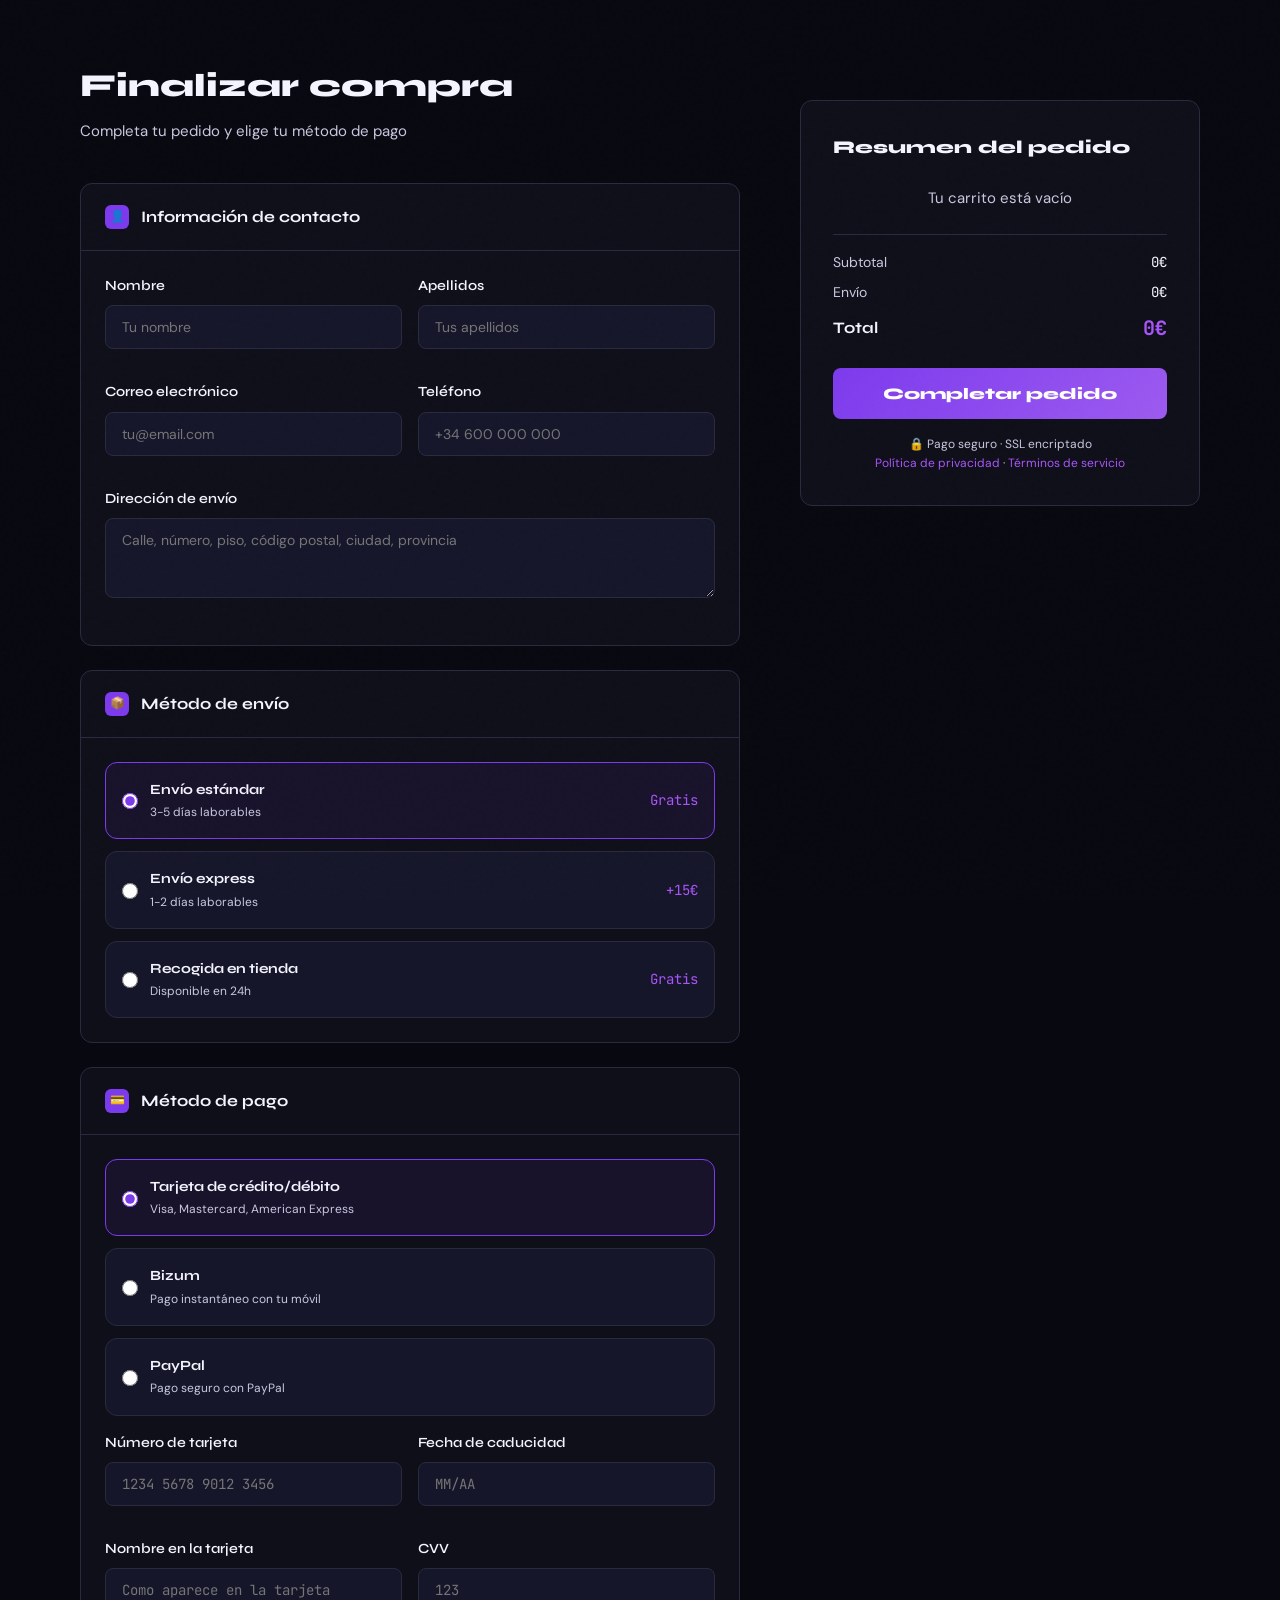
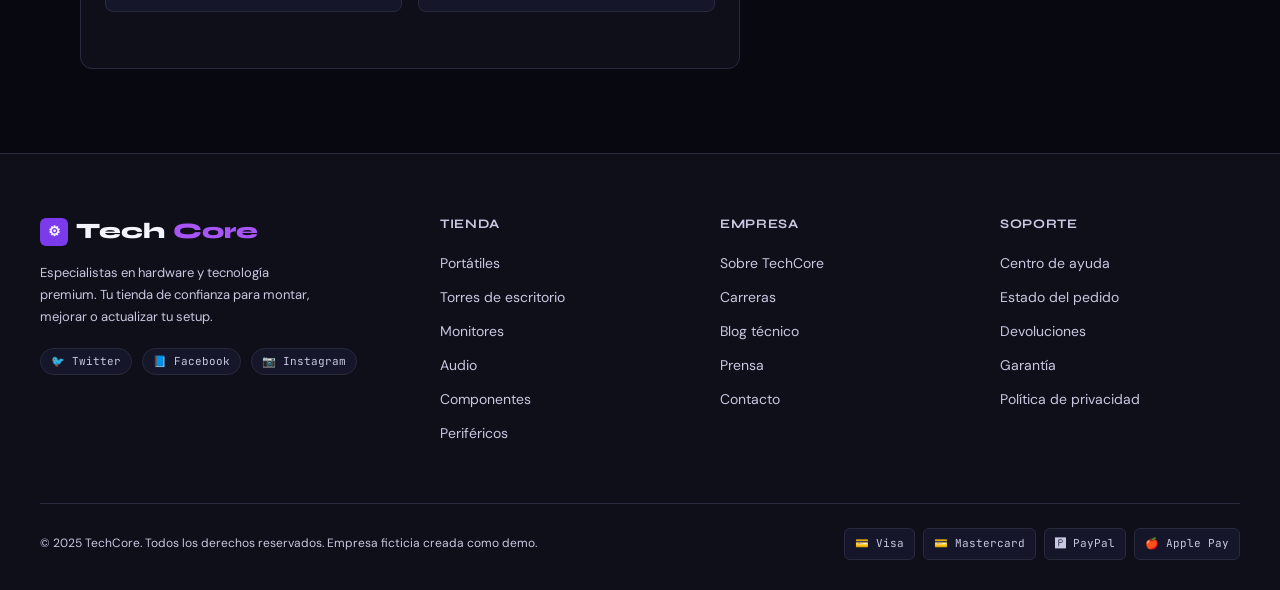
<file: checkout.html>
<!DOCTYPE html>
<html lang="es">
<head>
<meta charset="UTF-8">
<meta name="viewport" content="width=device-width, initial-scale=1.0">
<title>Checkout — TechCore</title>
<link rel="preconnect" href="https://fonts.googleapis.com">
<link href="https://fonts.googleapis.com/css2?family=Syne:wght@400;600;700;800&family=DM+Sans:wght@300;400;500&family=JetBrains+Mono:wght@400;600&display=swap" rel="stylesheet">
<link rel="stylesheet" href="header.css">
<style>
  :root {
    --black: #080810;
    --black2: #0f0f1a;
    --black3: #16162b;
    --purple: #7c3aed;
    --purple-light: #9d5af0;
    --purple-glow: #a855f7;
    --purple-dim: #4c1d95;
    --white: #f4f4ff;
    --white-dim: #c8c8e0;
    --gray: #2a2a3f;
    --gray2: #1e1e32;
    --accent: #e040fb;
    --green: #10b981;
    --red: #ef4444;
    --font-display: 'Syne', sans-serif;
    --font-body: 'DM Sans', sans-serif;
    --font-mono: 'JetBrains Mono', monospace;
    --radius: 12px;
    --radius-sm: 8px;
    --shadow: 0 0 40px rgba(124,58,237,0.15);
    --shadow-sm: 0 4px 20px rgba(0,0,0,0.4);
  }

  *, *::before, *::after { box-sizing: border-box; margin: 0; padding: 0; }

  html { scroll-behavior: smooth; }

  body {
    background: var(--black);
    color: var(--white);
    font-family: var(--font-body);
    font-size: 15px;
    line-height: 1.6;
    overflow-x: hidden;
    min-height: 100vh;
  }

  /* SCROLLBAR */
  ::-webkit-scrollbar { width: 6px; }
  ::-webkit-scrollbar-track { background: var(--black2); }
  ::-webkit-scrollbar-thumb { background: var(--purple); border-radius: 3px; }

  /* ─── NOISE OVERLAY ─── */
  body::before {
    content: '';
    position: fixed;
    inset: 0;
    background-image: url("data:image/svg+xml,%3Csvg viewBox='0 0 256 256' xmlns='http://www.w3.org/2000/svg'%3E%3Cfilter id='noise'%3E%3CfeTurbulence type='fractalNoise' baseFrequency='0.9' numOctaves='4' stitchTiles='stitch'/%3E%3C/filter%3E%3Crect width='100%25' height='100%25' filter='url(%23noise)' opacity='0.04'/%3E%3C/svg%3E");
    pointer-events: none;
    z-index: 9999;
    opacity: 0.4;
  }

  /* ─── PROMO BAR ─── */
  .promo-bar {
    background: linear-gradient(90deg, var(--purple-dim), var(--purple), var(--purple-dim));
    text-align: center;
    padding: 10px 20px;
    font-family: var(--font-mono);
    font-size: 13px;
    letter-spacing: 0.05em;
    color: var(--white);
    position: relative;
    overflow: hidden;
  }
  .promo-bar::before {
    content: '';
    position: absolute;
    inset: 0;
    background: linear-gradient(90deg, transparent, rgba(255,255,255,0.08), transparent);
    animation: shine 3s infinite;
  }
  @keyframes shine {
    0% { transform: translateX(-100%); }
    100% { transform: translateX(100%); }
  }
  .promo-bar span { color: #e9d5ff; font-weight: 600; }

  /* ─── CHECKOUT ─── */
  .checkout-wrap {
    max-width: 1200px;
    margin: 0 auto;
    padding: 60px 40px;
    display: grid;
    grid-template-columns: 1fr 400px;
    gap: 60px;
    align-items: start;
  }

  .checkout-main { }
  .checkout-sidebar {
    background: var(--black2);
    border: 1px solid var(--gray);
    border-radius: var(--radius);
    padding: 32px;
    position: sticky;
    top: 100px;
  }

  .checkout-header {
    margin-bottom: 40px;
  }
  .checkout-header h1 {
    font-family: var(--font-display);
    font-size: 32px;
    font-weight: 800;
    margin-bottom: 8px;
  }
  .checkout-header p { color: var(--white-dim); }

  .checkout-section {
    background: var(--black2);
    border: 1px solid var(--gray);
    border-radius: var(--radius);
    margin-bottom: 24px;
    overflow: hidden;
  }

  .section-header {
    padding: 20px 24px;
    border-bottom: 1px solid var(--gray);
    display: flex;
    align-items: center;
    gap: 12px;
  }
  .section-icon {
    width: 24px; height: 24px;
    background: var(--purple);
    border-radius: 6px;
    display: flex;
    align-items: center;
    justify-content: center;
    font-size: 12px;
  }
  .section-title {
    font-family: var(--font-display);
    font-size: 16px;
    font-weight: 700;
  }

  .section-body { padding: 24px; }

  /* CONTACT INFO */
  .contact-form .form-row {
    display: grid;
    grid-template-columns: 1fr 1fr;
    gap: 16px;
    margin-bottom: 16px;
  }
  .contact-form .form-group {
    margin-bottom: 16px;
  }
  .contact-form label {
    display: block;
    font-family: var(--font-display);
    font-size: 14px;
    font-weight: 600;
    margin-bottom: 8px;
    color: var(--white);
  }
  .contact-form input,
  .contact-form textarea {
    width: 100%;
    background: var(--black3);
    border: 1px solid var(--gray);
    border-radius: var(--radius-sm);
    color: var(--white);
    padding: 12px 16px;
    font-family: var(--font-body);
    font-size: 14px;
    outline: none;
    transition: border-color 0.2s;
  }
  .contact-form input:focus,
  .contact-form textarea:focus { border-color: var(--purple); }
  .contact-form textarea { resize: vertical; min-height: 80px; }

  /* SHIPPING */
  .shipping-options {
    display: grid;
    gap: 12px;
  }
  .shipping-option {
    background: var(--black3);
    border: 1px solid var(--gray);
    border-radius: var(--radius);
    padding: 16px;
    cursor: pointer;
    transition: all 0.2s;
    display: flex;
    align-items: center;
    gap: 12px;
  }
  .shipping-option:hover { border-color: var(--purple); }
  .shipping-option.active {
    border-color: var(--purple);
    background: rgba(124,58,237,0.08);
  }
  .shipping-radio {
    accent-color: var(--purple);
    width: 16px; height: 16px;
    margin-top: 2px;
    flex-shrink: 0;
  }
  .shipping-info h4 {
    font-family: var(--font-display);
    font-size: 14px;
    font-weight: 700;
    margin-bottom: 2px;
  }
  .shipping-info p { font-size: 12px; color: var(--white-dim); }
  .shipping-price {
    margin-left: auto;
    font-family: var(--font-mono);
    font-size: 14px;
    color: var(--purple-glow);
  }

  /* PAYMENT */
  .payment-methods {
    display: grid;
    gap: 12px;
  }
  .payment-method {
    background: var(--black3);
    border: 1px solid var(--gray);
    border-radius: var(--radius);
    padding: 16px;
    cursor: pointer;
    transition: all 0.2s;
    display: flex;
    align-items: center;
    gap: 12px;
  }
  .payment-method:hover { border-color: var(--purple); }
  .payment-method.active {
    border-color: var(--purple);
    background: rgba(124,58,237,0.08);
  }
  .payment-radio {
    accent-color: var(--purple);
    width: 16px; height: 16px;
    margin-top: 2px;
    flex-shrink: 0;
  }
  .payment-info h4 {
    font-family: var(--font-display);
    font-size: 14px;
    font-weight: 700;
    margin-bottom: 2px;
  }
  .payment-info p { font-size: 12px; color: var(--white-dim); }

  .payment-details {
    margin-top: 16px;
    display: none;
  }
  .payment-details.active { display: block; }

  .card-form .form-row {
    display: grid;
    grid-template-columns: 1fr 1fr;
    gap: 16px;
    margin-bottom: 16px;
  }
  .card-form .form-group {
    margin-bottom: 16px;
  }
  .card-form label {
    display: block;
    font-family: var(--font-display);
    font-size: 14px;
    font-weight: 600;
    margin-bottom: 8px;
    color: var(--white);
  }
  .card-form input {
    width: 100%;
    background: var(--black3);
    border: 1px solid var(--gray);
    border-radius: var(--radius-sm);
    color: var(--white);
    padding: 12px 16px;
    font-family: var(--font-mono);
    font-size: 14px;
    outline: none;
    transition: border-color 0.2s;
  }
  .card-form input:focus { border-color: var(--purple); }

  .bizum-form .form-group {
    margin-bottom: 16px;
  }
  .bizum-form label {
    display: block;
    font-family: var(--font-display);
    font-size: 14px;
    font-weight: 600;
    margin-bottom: 8px;
    color: var(--white);
  }
  .bizum-form input {
    width: 100%;
    background: var(--black3);
    border: 1px solid var(--gray);
    border-radius: var(--radius-sm);
    color: var(--white);
    padding: 12px 16px;
    font-family: var(--font-mono);
    font-size: 14px;
    outline: none;
    transition: border-color 0.2s;
  }
  .bizum-form input:focus { border-color: var(--purple); }

  /* SIDEBAR */
  .sidebar-header {
    margin-bottom: 24px;
  }
  .sidebar-header h3 {
    font-family: var(--font-display);
    font-size: 18px;
    font-weight: 800;
    margin-bottom: 16px;
  }

  .order-items { margin-bottom: 24px; }
  .order-item {
    display: flex;
    gap: 12px;
    padding: 12px 0;
    border-bottom: 1px solid rgba(255,255,255,0.05);
    align-items: flex-start;
  }
  .order-item:last-child { border-bottom: none; }
  .order-item .item-icon {
    width: 48px; height: 48px;
    background: var(--black3);
    border: 1px solid var(--gray);
    border-radius: var(--radius-sm);
    display: flex;
    align-items: center;
    justify-content: center;
    font-size: 20px;
    flex-shrink: 0;
  }
  .order-item .item-info { flex: 1; }
  .order-item .item-name {
    font-family: var(--font-display);
    font-size: 14px;
    font-weight: 700;
    margin-bottom: 4px;
  }
  .order-item .item-price {
    font-family: var(--font-mono);
    font-size: 14px;
    color: var(--purple-glow);
  }

  .order-summary {
    border-top: 1px solid var(--gray);
    padding-top: 16px;
  }
  .summary-row {
    display: flex;
    justify-content: space-between;
    align-items: center;
    margin-bottom: 8px;
    font-size: 14px;
  }
  .summary-row.subtotal { color: var(--white-dim); }
  .summary-row.total {
    font-family: var(--font-display);
    font-size: 16px;
    font-weight: 700;
    color: var(--white);
    margin-bottom: 0;
  }
  .summary-row .amount {
    font-family: var(--font-mono);
    color: var(--white);
  }
  .summary-row.total .amount {
    font-size: 20px;
    color: var(--purple-glow);
  }

  .checkout-btn {
    width: 100%;
    background: linear-gradient(135deg, var(--purple), var(--purple-light));
    border: none;
    color: white;
    padding: 16px;
    border-radius: var(--radius-sm);
    font-family: var(--font-display);
    font-size: 16px;
    font-weight: 800;
    cursor: pointer;
    transition: all 0.2s;
    margin-top: 24px;
  }
  .checkout-btn:hover {
    transform: translateY(-2px);
    box-shadow: 0 8px 30px rgba(124,58,237,0.5);
  }
  .checkout-btn:disabled {
    opacity: 0.4;
    cursor: not-allowed;
    transform: none;
    box-shadow: none;
  }

  .checkout-footer {
    margin-top: 16px;
    text-align: center;
    font-size: 12px;
    color: var(--white-dim);
  }
  .checkout-footer a { color: var(--purple-glow); text-decoration: none; }

  /* ─── FOOTER ─── */
  footer {
    background: var(--black2);
    border-top: 1px solid var(--gray);
    padding: 60px 40px 30px;
  }
  .footer-inner {
    max-width: 1280px;
    margin: 0 auto;
  }
  .footer-top {
    display: grid;
    grid-template-columns: 1.5fr 1fr 1fr 1fr;
    gap: 40px;
    margin-bottom: 48px;
  }
  .footer-brand .footer-logo {
    font-family: var(--font-display);
    font-size: 22px;
    font-weight: 800;
    margin-bottom: 12px;
    display: flex;
    align-items: center;
    gap: 8px;
  }
  .footer-logo .logo-core { color: var(--purple-glow); }
  .footer-brand p { font-size: 13px; color: var(--white-dim); max-width: 280px; line-height: 1.7; }
  .footer-col h4 {
    font-family: var(--font-display);
    font-size: 13px;
    font-weight: 700;
    letter-spacing: 0.05em;
    text-transform: uppercase;
    color: var(--white-dim);
    margin-bottom: 16px;
  }
  .footer-col ul { list-style: none; }
  .footer-col ul li { margin-bottom: 10px; }
  .footer-col ul li a {
    color: var(--white-dim);
    text-decoration: none;
    font-size: 14px;
    transition: color 0.2s;
  }
  .footer-col ul li a:hover { color: var(--purple-glow); }
  .footer-bottom {
    border-top: 1px solid var(--gray);
    padding-top: 24px;
    display: flex;
    justify-content: space-between;
    align-items: center;
    flex-wrap: wrap;
    gap: 12px;
  }
  .footer-bottom p { font-size: 12px; color: var(--white-dim); }
  .footer-badges {
    display: flex;
    gap: 8px;
  }
  .footer-badge {
    background: var(--black3);
    border: 1px solid var(--gray);
    border-radius: 6px;
    padding: 6px 10px;
    font-size: 11px;
    color: var(--white-dim);
    font-family: var(--font-mono);
  }

  /* ─── RESPONSIVE ─── */
  @media (max-width: 1100px) {
    .checkout-wrap { grid-template-columns: 1fr; gap: 40px; }
    .checkout-sidebar { position: static; order: -1; }
    .footer-top { grid-template-columns: 1fr 1fr; }
  }

  @media (max-width: 860px) {
    nav { padding: 0 20px; gap: 12px; }
    .nav-links { display: none; }
    .checkout-wrap { padding: 40px 20px; }
    .footer-top { grid-template-columns: 1fr; gap: 24px; }
  }

  @media (max-width: 480px) {
    .form-row { grid-template-columns: 1fr; }
  }

  /* ─── UTILITY ─── */
  .chip {
    display: inline-flex;
    align-items: center;
    gap: 4px;
    background: var(--black3);
    border: 1px solid var(--gray);
    border-radius: 100px;
    padding: 4px 10px;
    font-size: 11px;
    font-family: var(--font-mono);
    color: var(--white-dim);
  }

  /* Mobile nav toggle */
  .mobile-menu-btn {
    display: none;
    background: var(--black3);
    border: 1px solid var(--gray);
    color: var(--white);
    width: 42px; height: 42px;
    border-radius: var(--radius-sm);
    cursor: pointer;
    align-items: center;
    justify-content: center;
    font-size: 20px;
  }
  @media (max-width: 860px) { .mobile-menu-btn { display: flex; } }

  /* ─── TOAST ─── */
  .toast {
    position: fixed;
    bottom: 24px;
    right: 24px;
    background: var(--black2);
    border: 1px solid var(--purple);
    border-radius: var(--radius);
    padding: 12px 20px;
    font-family: var(--font-body);
    font-size: 14px;
    color: var(--white);
    z-index: 9000;
    display: flex;
    align-items: center;
    gap: 10px;
    transform: translateY(80px);
    opacity: 0;
    transition: all 0.3s cubic-bezier(0.4, 0, 0.2, 1);
    box-shadow: 0 8px 30px rgba(0,0,0,0.4);
  }
  .toast.show { transform: translateY(0); opacity: 1; }
  .toast .toast-icon { font-size: 18px; }
</style>
</head>
<body>

<div id="site-header"></div>



<!-- CHECKOUT -->
<section class="checkout-wrap">
  <div class="checkout-main">
    <div class="checkout-header">
      <h1>Finalizar compra</h1>
      <p>Completa tu pedido y elige tu método de pago</p>
    </div>

    <!-- CONTACT INFO -->
    <div class="checkout-section">
      <div class="section-header">
        <div class="section-icon">👤</div>
        <div class="section-title">Información de contacto</div>
      </div>
      <div class="section-body">
        <form class="contact-form" id="contactForm">
          <div class="form-row">
            <div class="form-group">
              <label for="firstName">Nombre</label>
              <input type="text" id="firstName" placeholder="Tu nombre" required>
            </div>
            <div class="form-group">
              <label for="lastName">Apellidos</label>
              <input type="text" id="lastName" placeholder="Tus apellidos" required>
            </div>
          </div>
          <div class="form-row">
            <div class="form-group">
              <label for="email">Correo electrónico</label>
              <input type="email" id="email" placeholder="tu@email.com" required>
            </div>
            <div class="form-group">
              <label for="phone">Teléfono</label>
              <input type="tel" id="phone" placeholder="+34 600 000 000" required>
            </div>
          </div>
          <div class="form-group">
            <label for="address">Dirección de envío</label>
            <textarea id="address" placeholder="Calle, número, piso, código postal, ciudad, provincia" required></textarea>
          </div>
        </form>
      </div>
    </div>

    <!-- SHIPPING -->
    <div class="checkout-section">
      <div class="section-header">
        <div class="section-icon">📦</div>
        <div class="section-title">Método de envío</div>
      </div>
      <div class="section-body">
        <div class="shipping-options">
          <label class="shipping-option active" onclick="selectShipping('standard')">
            <input type="radio" name="shipping" value="standard" class="shipping-radio" checked>
            <div class="shipping-info">
              <h4>Envío estándar</h4>
              <p>3-5 días laborables</p>
            </div>
            <div class="shipping-price">Gratis</div>
          </label>
          <label class="shipping-option" onclick="selectShipping('express')">
            <input type="radio" name="shipping" value="express" class="shipping-radio">
            <div class="shipping-info">
              <h4>Envío express</h4>
              <p>1-2 días laborables</p>
            </div>
            <div class="shipping-price">+15€</div>
          </label>
          <label class="shipping-option" onclick="selectShipping('pickup')">
            <input type="radio" name="shipping" value="pickup" class="shipping-radio">
            <div class="shipping-info">
              <h4>Recogida en tienda</h4>
              <p>Disponible en 24h</p>
            </div>
            <div class="shipping-price">Gratis</div>
          </label>
        </div>
      </div>
    </div>

    <!-- PAYMENT -->
    <div class="checkout-section">
      <div class="section-header">
        <div class="section-icon">💳</div>
        <div class="section-title">Método de pago</div>
      </div>
      <div class="section-body">
        <div class="payment-methods">
          <label class="payment-method active" onclick="selectPayment('card')">
            <input type="radio" name="payment" value="card" class="payment-radio" checked>
            <div class="payment-info">
              <h4>Tarjeta de crédito/débito</h4>
              <p>Visa, Mastercard, American Express</p>
            </div>
          </label>
          <label class="payment-method" onclick="selectPayment('bizum')">
            <input type="radio" name="payment" value="bizum" class="payment-radio">
            <div class="payment-info">
              <h4>Bizum</h4>
              <p>Pago instantáneo con tu móvil</p>
            </div>
          </label>
          <label class="payment-method" onclick="selectPayment('paypal')">
            <input type="radio" name="payment" value="paypal" class="payment-radio">
            <div class="payment-info">
              <h4>PayPal</h4>
              <p>Pago seguro con PayPal</p>
            </div>
          </label>
        </div>

        <!-- CARD FORM -->
        <div class="payment-details active" id="cardDetails">
          <form class="card-form">
            <div class="form-row">
              <div class="form-group">
                <label for="cardNumber">Número de tarjeta</label>
                <input type="text" id="cardNumber" placeholder="1234 5678 9012 3456" maxlength="19">
              </div>
              <div class="form-group">
                <label for="cardExpiry">Fecha de caducidad</label>
                <input type="text" id="cardExpiry" placeholder="MM/AA" maxlength="5">
              </div>
            </div>
            <div class="form-row">
              <div class="form-group">
                <label for="cardName">Nombre en la tarjeta</label>
                <input type="text" id="cardName" placeholder="Como aparece en la tarjeta">
              </div>
              <div class="form-group">
                <label for="cardCVV">CVV</label>
                <input type="text" id="cardCVV" placeholder="123" maxlength="4">
              </div>
            </div>
          </form>
        </div>

        <!-- BIZUM FORM -->
        <div class="payment-details" id="bizumDetails">
          <form class="bizum-form">
            <div class="form-group">
              <label for="bizumPhone">Número de teléfono</label>
              <input type="tel" id="bizumPhone" placeholder="+34 600 000 000">
            </div>
            <p style="font-size:12px;color:var(--white-dim);margin-top:8px">
              Recibirás una notificación en tu app de banco para confirmar el pago.
            </p>
          </form>
        </div>

        <!-- PAYPAL FORM -->
        <div class="payment-details" id="paypalDetails">
          <p style="font-size:14px;color:var(--white-dim);margin-bottom:16px">
            Serás redirigido a PayPal para completar el pago de forma segura.
          </p>
          <button class="checkout-btn" onclick="processPayPal()" style="margin:0;width:auto;padding:12px 24px;">
            Continuar con PayPal
          </button>
        </div>
      </div>
    </div>
  </div>

  <!-- SIDEBAR -->
  <div class="checkout-sidebar">
    <div class="sidebar-header">
      <h3>Resumen del pedido</h3>
    </div>

    <div class="order-items" id="orderItems">
      <!-- Items will be populated by JS -->
    </div>

    <div class="order-summary">
      <div class="summary-row subtotal">
        <span>Subtotal</span>
        <span class="amount" id="subtotal">0€</span>
      </div>
      <div class="summary-row subtotal">
        <span>Envío</span>
        <span class="amount" id="shippingCost">0€</span>
      </div>
      <div class="summary-row total">
        <span>Total</span>
        <span class="amount" id="total">0€</span>
      </div>
    </div>

    <button class="checkout-btn" id="completeOrderBtn" onclick="completeOrder()">
      Completar pedido
    </button>

    <div class="checkout-footer">
      🔒 Pago seguro · SSL encriptado<br>
      <a href="#">Política de privacidad</a> · <a href="#">Términos de servicio</a>
    </div>
  </div>
</section>

<!-- FOOTER -->
<footer>
  <div class="footer-inner">
    <div class="footer-top">
      <div class="footer-brand">
        <div class="footer-logo">
          <span style="background:var(--purple);width:28px;height:28px;border-radius:6px;display:flex;align-items:center;justify-content:center;font-size:14px">⚙</span>
          Tech<span class="logo-core">Core</span>
        </div>
        <p>Especialistas en hardware y tecnología premium. Tu tienda de confianza para montar, mejorar o actualizar tu setup.</p>
        <div style="display:flex;gap:10px;margin-top:20px">
          <span class="chip">🐦 Twitter</span>
          <span class="chip">📘 Facebook</span>
          <span class="chip">📷 Instagram</span>
        </div>
      </div>
      <div class="footer-col">
        <h4>Tienda</h4>
        <ul>
          <li><a href="categorias.html">Portátiles</a></li>
          <li><a href="categorias.html">Torres de escritorio</a></li>
          <li><a href="categorias.html">Monitores</a></li>
          <li><a href="categorias.html">Audio</a></li>
          <li><a href="componentes.html">Componentes</a></li>
          <li><a href="categorias.html">Periféricos</a></li>
        </ul>
      </div>
      <div class="footer-col">
        <h4>Empresa</h4>
        <ul>
          <li><a href="#">Sobre TechCore</a></li>
          <li><a href="#">Carreras</a></li>
          <li><a href="#">Blog técnico</a></li>
          <li><a href="#">Prensa</a></li>
          <li><a href="#">Contacto</a></li>
        </ul>
      </div>
      <div class="footer-col">
        <h4>Soporte</h4>
        <ul>
          <li><a href="#">Centro de ayuda</a></li>
          <li><a href="#">Estado del pedido</a></li>
          <li><a href="#">Devoluciones</a></li>
          <li><a href="#">Garantía</a></li>
          <li><a href="#">Política de privacidad</a></li>
        </ul>
      </div>
    </div>
    <div class="footer-bottom">
      <p>© 2025 TechCore. Todos los derechos reservados. Empresa ficticia creada como demo.</p>
      <div class="footer-badges">
        <span class="footer-badge">💳 Visa</span>
        <span class="footer-badge">💳 Mastercard</span>
        <span class="footer-badge">🅿 PayPal</span>
        <span class="footer-badge">🍎 Apple Pay</span>
      </div>
    </div>
  </div>
</footer>

<!-- TOAST -->
<div class="toast" id="toast">
  <span class="toast-icon" id="toastIcon">✅</span>
  <span id="toastMsg">Pedido completado</span>
</div>

<script>
/* ═══════════════════════════════════════════════
   CHECKOUT LOGIC
═══════════════════════════════════════════════ */
let cart = JSON.parse(localStorage.getItem('techcore_cart') || '[]');
let shippingMethod = 'standard';
let paymentMethod = 'card';

function loadCart() {
  const container = document.getElementById('orderItems');
  const subtotalEl = document.getElementById('subtotal');
  const shippingEl = document.getElementById('shippingCost');
  const totalEl = document.getElementById('total');

  if (cart.length === 0) {
    container.innerHTML = '<p style="text-align:center;color:var(--white-dim)">Tu carrito está vacío</p>';
    subtotalEl.textContent = '0€';
    shippingEl.textContent = '0€';
    totalEl.textContent = '0€';
    return;
  }

  container.innerHTML = cart.map(item => `
    <div class="order-item">
      <div class="item-icon">${item.icon}</div>
      <div class="item-info">
        <div class="item-name">${item.name}</div>
        <div class="item-price">${(item.price * item.qty).toLocaleString('es-ES')}€</div>
      </div>
    </div>
  `).join('');

  updateTotals();
}

function updateTotals() {
  const subtotal = cart.reduce((s, i) => s + i.price * i.qty, 0);
  const shippingCost = shippingMethod === 'express' ? 15 : 0;
  const total = subtotal + shippingCost;

  document.getElementById('subtotal').textContent = subtotal.toLocaleString('es-ES') + '€';
  document.getElementById('shippingCost').textContent = shippingCost.toLocaleString('es-ES') + '€';
  document.getElementById('total').textContent = total.toLocaleString('es-ES') + '€';
}

function selectShipping(method) {
  shippingMethod = method;
  document.querySelectorAll('.shipping-option').forEach(opt => opt.classList.remove('active'));
  document.querySelector(`[onclick="selectShipping('${method}')"]`).classList.add('active');
  document.querySelectorAll('input[name="shipping"]').forEach(inp => inp.checked = false);
  document.querySelector(`input[value="${method}"]`).checked = true;
  updateTotals();
}

function selectPayment(method) {
  paymentMethod = method;
  document.querySelectorAll('.payment-method').forEach(opt => opt.classList.remove('active'));
  document.querySelector(`[onclick="selectPayment('${method}')"]`).classList.add('active');
  document.querySelectorAll('input[name="payment"]').forEach(inp => inp.checked = false);
  document.querySelector(`input[value="${method}"]`).checked = true;

  document.querySelectorAll('.payment-details').forEach(detail => detail.classList.remove('active'));
  document.getElementById(method + 'Details').classList.add('active');
}

function processPayPal() {
  // Simulate PayPal redirect to sandbox
  showToast('Redirigiendo a PayPal...', '🔄');
  setTimeout(() => {
    // In a real implementation, this would redirect to PayPal sandbox
    window.open('https://www.sandbox.paypal.com', '_blank');
    showToast('Pago procesado con PayPal', '✅');
  }, 2000);
}

function completeOrder() {
  // Basic validation
  const firstName = document.getElementById('firstName').value;
  const lastName = document.getElementById('lastName').value;
  const email = document.getElementById('email').value;
  const phone = document.getElementById('phone').value;
  const address = document.getElementById('address').value;

  if (!firstName || !lastName || !email || !phone || !address) {
    showToast('Por favor, completa toda la información de contacto', '❌');
    return;
  }

  if (cart.length === 0) {
    showToast('Tu carrito está vacío', '❌');
    return;
  }

  // Payment validation based on method
  if (paymentMethod === 'card') {
    const cardNumber = document.getElementById('cardNumber').value;
    const cardExpiry = document.getElementById('cardExpiry').value;
    const cardName = document.getElementById('cardName').value;
    const cardCVV = document.getElementById('cardCVV').value;

    if (!cardNumber || !cardExpiry || !cardName || !cardCVV) {
      showToast('Por favor, completa los datos de la tarjeta', '❌');
      return;
    }
  } else if (paymentMethod === 'bizum') {
    const bizumPhone = document.getElementById('bizumPhone').value;
    if (!bizumPhone) {
      showToast('Por favor, introduce tu número de teléfono para Bizum', '❌');
      return;
    }
  }

  // Simulate order completion
  showToast('Procesando pedido...', '🔄');

  setTimeout(() => {
    const subtotal = cart.reduce((s, i) => s + i.price * i.qty, 0);
    const shippingCost = shippingMethod === 'express' ? 15 : 0;
    const total = subtotal + shippingCost;

    const orderItems = cart.map(item => ({ name: item.name, qty: item.qty, price: item.price }));
    const orders = JSON.parse(localStorage.getItem('techcore_orders') || '[]');
    orders.push({
      id: `TCH-${Date.now()}`,
      date: new Date().toLocaleDateString('es-ES', { day: 'numeric', month: 'long', year: 'numeric' }),
      status: 'Completado',
      items: orderItems,
      total
    });
    localStorage.setItem('techcore_orders', JSON.stringify(orders));

    // Clear cart
    cart = [];
    localStorage.removeItem('techcore_cart');
    localStorage.removeItem('techcore_cart_discount');

    showToast('¡Pedido completado con éxito!', '✅');

    // Redirect to confirmation page (in real app)
    setTimeout(() => {
      window.location.href = 'index.html';
    }, 2000);
  }, 2000);
}

/* ═══════════════════════════════════════════════
   TOAST
═══════════════════════════════════════════════ */
let toastTimer;
function showToast(msg, icon='✅') {
  const t = document.getElementById('toast');
  document.getElementById('toastMsg').textContent = msg;
  document.getElementById('toastIcon').textContent = icon;
  t.classList.add('show');
  clearTimeout(toastTimer);
  toastTimer = setTimeout(() => t.classList.remove('show'), 3000);
}

function loadUserData() {
  const user = JSON.parse(localStorage.getItem('techcoreUser') || 'null');
  if (!user) return;
  document.getElementById('firstName').value = user.firstName || '';
  document.getElementById('lastName').value = user.lastName || '';
  document.getElementById('email').value = user.email || '';
  document.getElementById('phone').value = user.phone || '';
  document.getElementById('address').value = user.address || '';
}

// Initialize
loadCart();
loadUserData();
</script>
  <script src="header.js"></script>
</body>
</html>
</file>
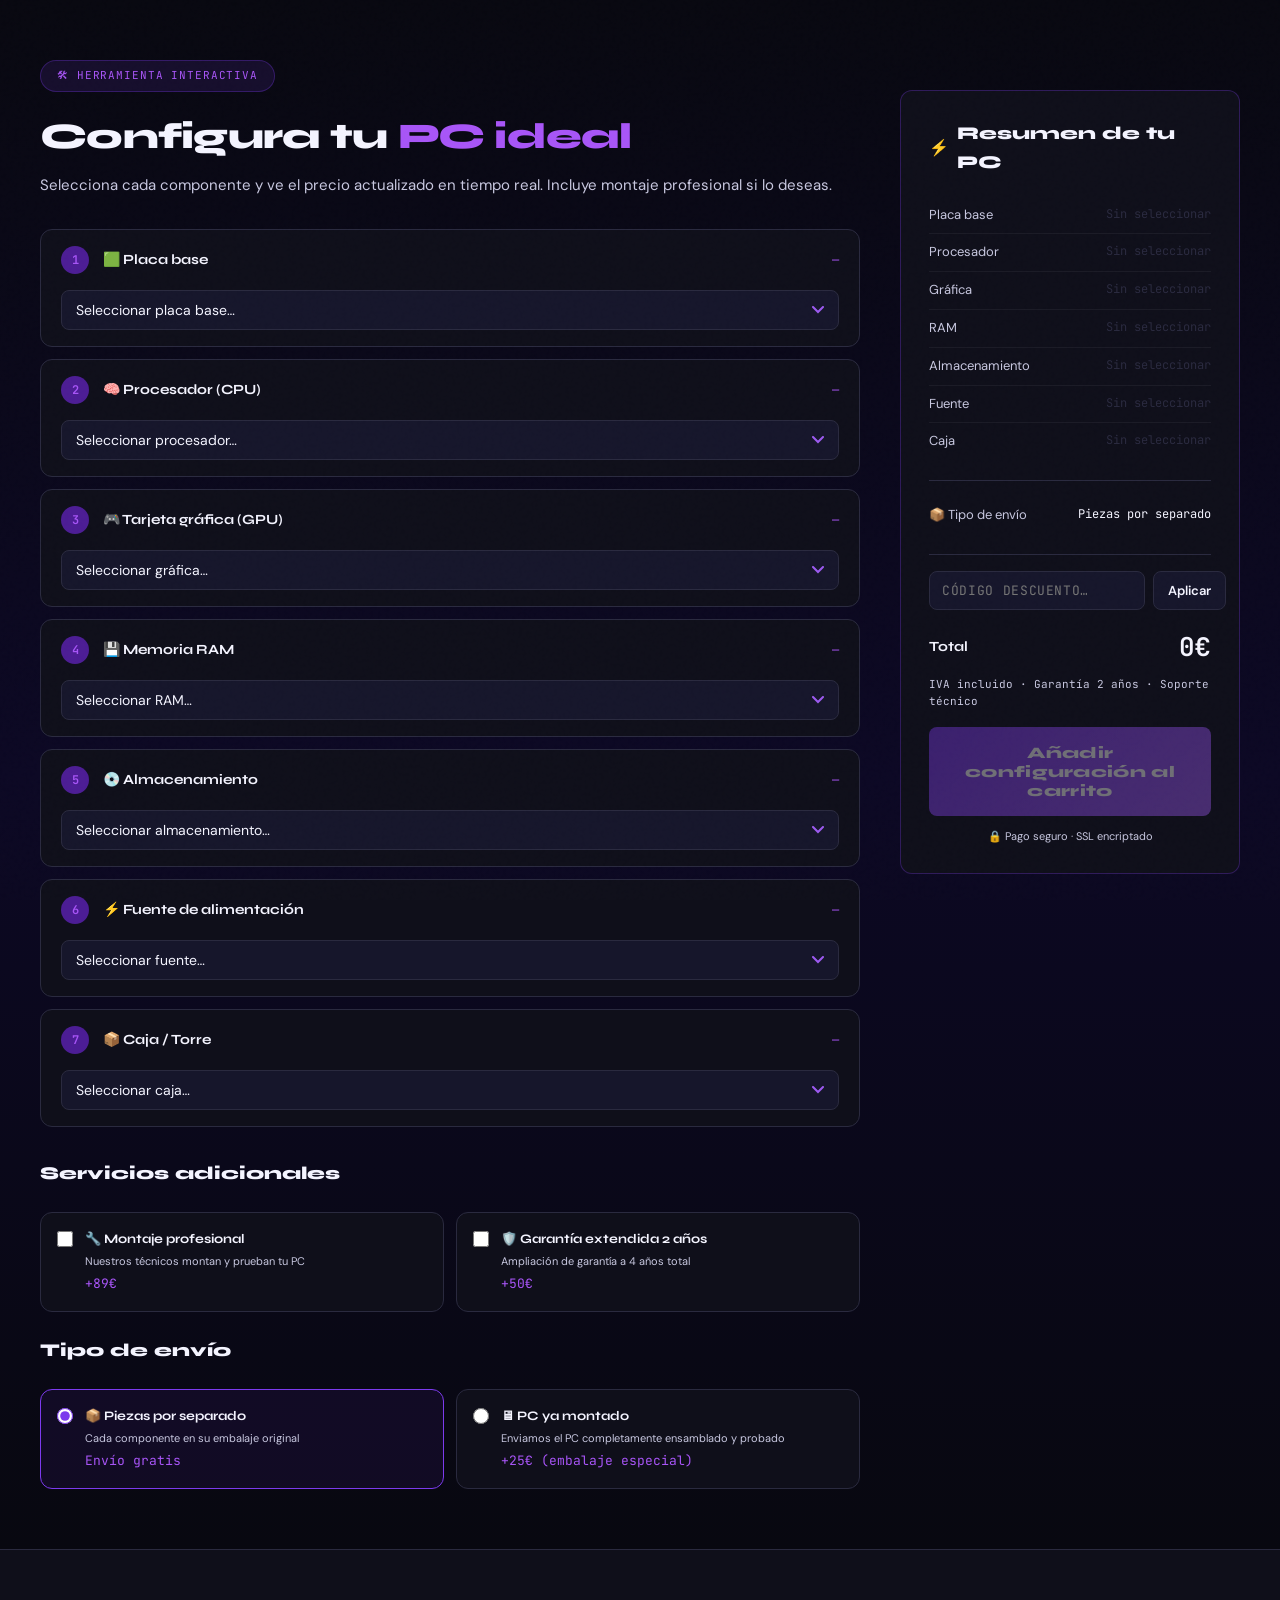
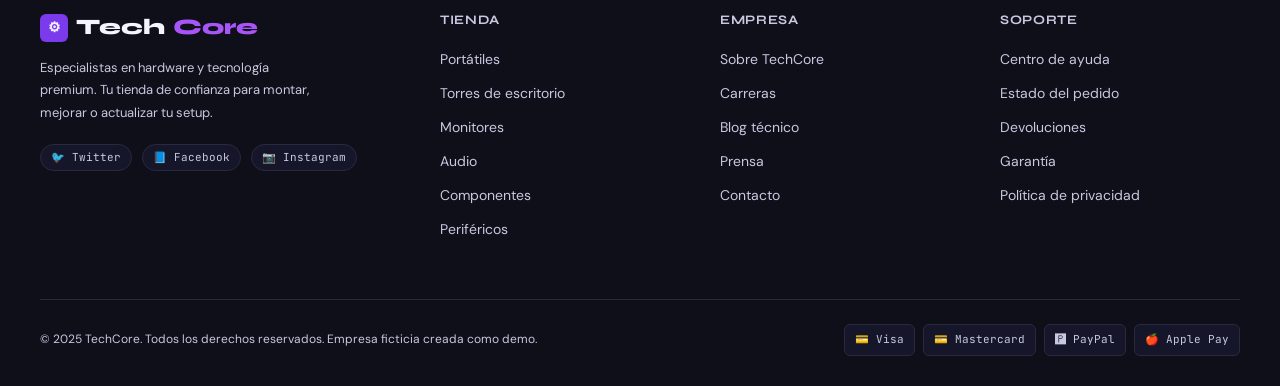
<file: configurador.html>
<!DOCTYPE html>
<html lang="es">
<head>
<meta charset="UTF-8">
<meta name="viewport" content="width=device-width, initial-scale=1.0">
<title>Configurador de PC — TechCore</title>
<link rel="preconnect" href="https://fonts.googleapis.com">
<link href="https://fonts.googleapis.com/css2?family=Syne:wght@400;600;700;800&family=DM+Sans:wght@300;400;500&family=JetBrains+Mono:wght@400;600&display=swap" rel="stylesheet">
<link rel="stylesheet" href="header.css">
<style>
  :root {
    --black: #080810;
    --black2: #0f0f1a;
    --black3: #16162b;
    --purple: #7c3aed;
    --purple-light: #9d5af0;
    --purple-glow: #a855f7;
    --purple-dim: #4c1d95;
    --white: #f4f4ff;
    --white-dim: #c8c8e0;
    --gray: #2a2a3f;
    --gray2: #1e1e32;
    --accent: #e040fb;
    --green: #10b981;
    --red: #ef4444;
    --font-display: 'Syne', sans-serif;
    --font-body: 'DM Sans', sans-serif;
    --font-mono: 'JetBrains Mono', monospace;
    --radius: 12px;
    --radius-sm: 8px;
    --shadow: 0 0 40px rgba(124,58,237,0.15);
    --shadow-sm: 0 4px 20px rgba(0,0,0,0.4);
  }

  *, *::before, *::after { box-sizing: border-box; margin: 0; padding: 0; }

  html { scroll-behavior: smooth; }

  body {
    background: var(--black);
    color: var(--white);
    font-family: var(--font-body);
    font-size: 15px;
    line-height: 1.6;
    overflow-x: hidden;
  }

  /* SCROLLBAR */
  ::-webkit-scrollbar { width: 6px; }
  ::-webkit-scrollbar-track { background: var(--black2); }
  ::-webkit-scrollbar-thumb { background: var(--purple); border-radius: 3px; }

  /* ─── NOISE OVERLAY ─── */
  body::before {
    content: '';
    position: fixed;
    inset: 0;
    background-image: url("data:image/svg+xml,%3Csvg viewBox='0 0 256 256' xmlns='http://www.w3.org/2000/svg'%3E%3Cfilter id='noise'%3E%3CfeTurbulence type='fractalNoise' baseFrequency='0.9' numOctaves='4' stitchTiles='stitch'/%3E%3C/filter%3E%3Crect width='100%25' height='100%25' filter='url(%23noise)' opacity='0.04'/%3E%3C/svg%3E");
    pointer-events: none;
    z-index: 9999;
    opacity: 0.4;
  }

  /* ─── PROMO BAR ─── */
  .promo-bar {
    background: linear-gradient(90deg, var(--purple-dim), var(--purple), var(--purple-dim));
    text-align: center;
    padding: 10px 20px;
    font-family: var(--font-mono);
    font-size: 13px;
    letter-spacing: 0.05em;
    color: var(--white);
    position: relative;
    overflow: hidden;
  }
  .promo-bar::before {
    content: '';
    position: absolute;
    inset: 0;
    background: linear-gradient(90deg, transparent, rgba(255,255,255,0.08), transparent);
    animation: shine 3s infinite;
  }
  @keyframes shine {
    0% { transform: translateX(-100%); }
    100% { transform: translateX(100%); }
  }
  .promo-bar span { color: #e9d5ff; font-weight: 600; }

  /* ─── CONFIGURATOR ─── */
  .config-wrap {
    background: linear-gradient(180deg, var(--black), #0c0824, var(--black));
    min-height: 100vh;
  }

  .config-layout {
    display: grid;
    grid-template-columns: 1fr 340px;
    gap: 40px;
    align-items: start;
    max-width: 1280px;
    margin: 0 auto;
    padding: 60px 40px;
  }

  .config-header-badge {
    display: inline-flex;
    align-items: center;
    gap: 8px;
    background: rgba(124,58,237,0.12);
    border: 1px solid rgba(124,58,237,0.3);
    border-radius: 100px;
    padding: 6px 16px;
    font-family: var(--font-mono);
    font-size: 11px;
    color: var(--purple-glow);
    letter-spacing: 0.08em;
    text-transform: uppercase;
    margin-bottom: 16px;
  }

  .config-title {
    font-family: var(--font-display);
    font-size: 36px;
    font-weight: 800;
    letter-spacing: -0.02em;
    margin-bottom: 8px;
  }
  .config-title span { color: var(--purple-glow); }
  .config-sub { color: var(--white-dim); font-size: 15px; margin-bottom: 32px; }

  .config-step {
    background: var(--black2);
    border: 1px solid var(--gray);
    border-radius: var(--radius);
    margin-bottom: 12px;
    overflow: hidden;
    transition: border-color 0.2s;
  }
  .config-step:has(.step-select:focus) { border-color: var(--purple); }

  .step-header {
    padding: 16px 20px;
    display: flex;
    align-items: center;
    gap: 14px;
    cursor: pointer;
  }
  .step-num {
    width: 28px; height: 28px;
    background: var(--purple-dim);
    color: var(--purple-glow);
    border-radius: 50%;
    display: flex; align-items: center; justify-content: center;
    font-family: var(--font-mono);
    font-size: 12px;
    font-weight: 600;
    flex-shrink: 0;
  }
  .step-num.done {
    background: var(--green);
    color: white;
  }
  .step-label { font-family: var(--font-display); font-size: 14px; font-weight: 700; flex: 1; }
  .step-selected {
    font-family: var(--font-mono);
    font-size: 12px;
    color: var(--purple-glow);
    text-align: right;
  }

  .step-body { padding: 0 20px 16px; }
  .step-select {
    width: 100%;
    background: var(--black3);
    border: 1px solid var(--gray);
    border-radius: var(--radius-sm);
    color: var(--white);
    padding: 10px 14px;
    font-family: var(--font-body);
    font-size: 14px;
    cursor: pointer;
    outline: none;
    appearance: none;
    background-image: url("data:image/svg+xml,%3Csvg xmlns='http://www.w3.org/2000/svg' width='12' height='8' viewBox='0 0 12 8'%3E%3Cpath d='M1 1l5 5 5-5' stroke='%239d5af0' stroke-width='2' fill='none' stroke-linecap='round'/%3E%3C/svg%3E");
    background-repeat: no-repeat;
    background-position: right 14px center;
    padding-right: 36px;
  }
  .step-select:focus { border-color: var(--purple); }
  .step-select option { background: var(--black3); }

  /* SERVICES */
  .config-services {
    margin-top: 24px;
    display: grid;
    grid-template-columns: 1fr 1fr;
    gap: 12px;
  }
  .service-opt {
    background: var(--black2);
    border: 1px solid var(--gray);
    border-radius: var(--radius);
    padding: 16px;
    cursor: pointer;
    transition: all 0.2s;
    display: flex;
    align-items: flex-start;
    gap: 12px;
  }
  .service-opt:hover { border-color: var(--purple); }
  .service-opt.active {
    border-color: var(--purple);
    background: rgba(124,58,237,0.08);
  }
  .service-opt input[type="checkbox"],
  .service-opt input[type="radio"] {
    accent-color: var(--purple);
    width: 16px; height: 16px;
    margin-top: 2px;
    flex-shrink: 0;
  }
  .service-text h5 { font-family: var(--font-display); font-size: 13px; font-weight: 700; margin-bottom: 3px; }
  .service-text p { font-size: 11px; color: var(--white-dim); }
  .service-text .s-price { color: var(--purple-glow); font-family: var(--font-mono); font-size: 13px; margin-top: 4px; }

  /* SUMMARY PANEL */
  .config-summary {
    background: var(--black2);
    border: 1px solid rgba(124,58,237,0.3);
    border-radius: var(--radius);
    padding: 28px;
    position: sticky;
    top: 90px;
  }
  .summary-title {
    font-family: var(--font-display);
    font-size: 18px;
    font-weight: 800;
    margin-bottom: 20px;
    display: flex;
    align-items: center;
    gap: 8px;
  }
  .summary-title::before {
    content: '⚡';
    font-size: 16px;
  }

  .summary-list { list-style: none; margin-bottom: 20px; }
  .summary-list li {
    display: flex;
    justify-content: space-between;
    align-items: flex-start;
    gap: 8px;
    padding: 8px 0;
    border-bottom: 1px solid rgba(255,255,255,0.05);
    font-size: 13px;
  }
  .summary-list li:last-child { border-bottom: none; }
  .summary-list .s-name { color: var(--white-dim); flex: 1; }
  .summary-list .s-val { font-family: var(--font-mono); color: var(--white); font-size: 12px; text-align: right; }
  .summary-list .s-val.empty { color: var(--gray); }

  .summary-divider { border: none; border-top: 1px solid var(--gray); margin: 16px 0; }

  .summary-total-row {
    display: flex;
    justify-content: space-between;
    align-items: center;
    margin-bottom: 8px;
  }
  .summary-total-label { font-family: var(--font-display); font-weight: 700; font-size: 14px; }
  .summary-total-val {
    font-family: var(--font-mono);
    font-size: 26px;
    font-weight: 600;
    color: var(--white);
  }
  .summary-discount-row {
    display: flex;
    justify-content: space-between;
    align-items: center;
    margin-bottom: 16px;
    padding: 8px 12px;
    background: rgba(16,185,129,0.1);
    border-radius: var(--radius-sm);
    border: 1px solid rgba(16,185,129,0.2);
  }
  .summary-discount-row span:first-child { font-size: 12px; color: var(--green); font-family: var(--font-mono); }
  .summary-discount-row span:last-child { font-family: var(--font-mono); font-size: 14px; color: var(--green); }
  .summary-discount-row.hidden { display: none; }

  .discount-input-row {
    display: flex;
    gap: 8px;
    margin-bottom: 16px;
  }
  .discount-input {
    flex: 1;
    background: var(--black3);
    border: 1px solid var(--gray);
    border-radius: var(--radius-sm);
    color: var(--white);
    padding: 10px 12px;
    font-family: var(--font-mono);
    font-size: 13px;
    outline: none;
    text-transform: uppercase;
    letter-spacing: 0.05em;
    transition: border-color 0.2s;
  }
  .discount-input:focus { border-color: var(--purple); }
  .discount-input.valid { border-color: var(--green); }
  .discount-input.invalid { border-color: var(--red); }
  .apply-btn {
    background: var(--black3);
    border: 1px solid var(--gray);
    color: var(--white);
    padding: 10px 14px;
    border-radius: var(--radius-sm);
    cursor: pointer;
    font-family: var(--font-body);
    font-size: 13px;
    font-weight: 600;
    transition: all 0.2s;
    white-space: nowrap;
  }
  .apply-btn:hover { border-color: var(--purple); color: var(--purple-glow); }

  .config-buy-btn {
    width: 100%;
    background: linear-gradient(135deg, var(--purple), var(--purple-light));
    border: none;
    color: white;
    padding: 16px;
    border-radius: var(--radius-sm);
    font-family: var(--font-display);
    font-size: 16px;
    font-weight: 800;
    cursor: pointer;
    transition: all 0.2s;
    letter-spacing: 0.02em;
  }
  .config-buy-btn:hover {
    transform: translateY(-2px);
    box-shadow: 0 8px 30px rgba(124,58,237,0.5);
  }
  .config-buy-btn:disabled {
    opacity: 0.4;
    cursor: not-allowed;
    transform: none;
    box-shadow: none;
  }

  /* ─── FOOTER ─── */
  footer {
    background: var(--black2);
    border-top: 1px solid var(--gray);
    padding: 60px 40px 30px;
  }
  .footer-inner {
    max-width: 1280px;
    margin: 0 auto;
  }
  .footer-top {
    display: grid;
    grid-template-columns: 1.5fr 1fr 1fr 1fr;
    gap: 40px;
    margin-bottom: 48px;
  }
  .footer-brand .footer-logo {
    font-family: var(--font-display);
    font-size: 22px;
    font-weight: 800;
    margin-bottom: 12px;
    display: flex;
    align-items: center;
    gap: 8px;
  }
  .footer-logo .logo-core { color: var(--purple-glow); }
  .footer-brand p { font-size: 13px; color: var(--white-dim); max-width: 280px; line-height: 1.7; }
  .footer-col h4 {
    font-family: var(--font-display);
    font-size: 13px;
    font-weight: 700;
    letter-spacing: 0.05em;
    text-transform: uppercase;
    color: var(--white-dim);
    margin-bottom: 16px;
  }
  .footer-col ul { list-style: none; }
  .footer-col ul li { margin-bottom: 10px; }
  .footer-col ul li a {
    color: var(--white-dim);
    text-decoration: none;
    font-size: 14px;
    transition: color 0.2s;
  }
  .footer-col ul li a:hover { color: var(--purple-glow); }
  .footer-bottom {
    border-top: 1px solid var(--gray);
    padding-top: 24px;
    display: flex;
    justify-content: space-between;
    align-items: center;
    flex-wrap: wrap;
    gap: 12px;
  }
  .footer-bottom p { font-size: 12px; color: var(--white-dim); }
  .footer-badges {
    display: flex;
    gap: 8px;
  }
  .footer-badge {
    background: var(--black3);
    border: 1px solid var(--gray);
    border-radius: 6px;
    padding: 6px 10px;
    font-size: 11px;
    color: var(--white-dim);
    font-family: var(--font-mono);
  }

  /* ─── RESPONSIVE ─── */
  @media (max-width: 1100px) {
    .footer-top { grid-template-columns: 1fr 1fr; }
  }

  @media (max-width: 860px) {
    nav { padding: 0 20px; gap: 12px; }
    .nav-links { display: none; }
    .config-layout { grid-template-columns: 1fr; padding: 40px 20px; }
    .config-services { grid-template-columns: 1fr; }
    .footer-top { grid-template-columns: 1fr; gap: 24px; }
  }

  @media (max-width: 480px) {
    .cart-panel { width: 100vw; }
  }

  /* ─── UTILITY ─── */
  .glow-dot {
    width: 6px; height: 6px;
    background: var(--green);
    border-radius: 50%;
    box-shadow: 0 0 6px var(--green);
    display: inline-block;
    flex-shrink: 0;
  }

  .separator {
    border: none;
    border-top: 1px solid var(--gray);
    margin: 0;
  }

  .chip {
    display: inline-flex;
    align-items: center;
    gap: 4px;
    background: var(--black3);
    border: 1px solid var(--gray);
    border-radius: 100px;
    padding: 4px 10px;
    font-size: 11px;
    font-family: var(--font-mono);
    color: var(--white-dim);
  }

  /* Mobile nav toggle */
  .mobile-menu-btn {
    display: none;
    background: var(--black3);
    border: 1px solid var(--gray);
    color: var(--white);
    width: 42px; height: 42px;
    border-radius: var(--radius-sm);
    cursor: pointer;
    align-items: center;
    justify-content: center;
    font-size: 20px;
  }
  @media (max-width: 860px) { .mobile-menu-btn { display: flex; } }

  /* Scroll reveal */
  .reveal {
    opacity: 0;
    transform: translateY(24px);
    transition: opacity 0.5s ease, transform 0.5s ease;
  }
  .reveal.visible { opacity: 1; transform: translateY(0); }

  /* ─── CART MODAL ─── */
  .cart-overlay {
    position: fixed;
    inset: 0;
    background: rgba(0,0,0,0.7);
    backdrop-filter: blur(8px);
    z-index: 5000;
    display: flex;
    align-items: flex-start;
    justify-content: flex-end;
    opacity: 0;
    pointer-events: none;
    transition: opacity 0.3s;
  }
  .cart-overlay.open { opacity: 1; pointer-events: all; }

  .cart-panel {
    background: var(--black2);
    width: 400px;
    height: 100vh;
    border-left: 1px solid var(--gray);
    display: flex;
    flex-direction: column;
    transform: translateX(100%);
    transition: transform 0.3s cubic-bezier(0.4, 0, 0.2, 1);
    overflow: hidden;
  }
  .cart-overlay.open .cart-panel { transform: translateX(0); }

  .cart-head {
    padding: 20px 24px;
    border-bottom: 1px solid var(--gray);
    display: flex;
    align-items: center;
    justify-content: center;
  }
  .cart-head h3 { font-family: var(--font-display); font-size: 18px; font-weight: 800; }
  .cart-close {
    position: absolute;
    top: 20px; right: 20px;
    background: var(--black3);
    border: 1px solid var(--gray);
    color: var(--white);
    width: 32px; height: 32px;
    border-radius: var(--radius-sm);
    cursor: pointer;
    display: flex; align-items: center; justify-content: center;
    font-size: 18px;
    transition: all 0.2s;
  }
  .cart-close:hover { border-color: var(--purple); color: var(--purple-glow); }

  .cart-items {
    flex: 1;
    overflow-y: auto;
    padding: 16px 24px;
  }
  .cart-empty {
    text-align: center;
    padding: 60px 20px;
    color: var(--white-dim);
  }
  .cart-empty .empty-icon { font-size: 48px; margin-bottom: 12px; }
  .cart-empty p { font-size: 14px; }

  .cart-item {
    display: flex;
    gap: 12px;
    padding: 12px 0;
    border-bottom: 1px solid rgba(255,255,255,0.05);
    align-items: flex-start;
  }
  .cart-item .ci-icon {
    width: 52px; height: 52px;
    background: var(--black3);
    border: 1px solid var(--gray);
    border-radius: var(--radius-sm);
    display: flex;
    align-items: center;
    justify-content: center;
    font-size: 24px;
    flex-shrink: 0;
  }
  .cart-item .ci-info { flex: 1; }
  .cart-item .ci-name { font-family: var(--font-display); font-size: 14px; font-weight: 700; margin-bottom: 4px; }
  .cart-item .ci-price { font-family: var(--font-mono); font-size: 14px; color: var(--purple-glow); }
  .cart-item .ci-qty {
    display: flex;
    align-items: center;
    gap: 8px;
    margin-top: 8px;
  }
  .qty-btn {
    background: var(--black3);
    border: 1px solid var(--gray);
    color: var(--white);
    width: 24px; height: 24px;
    border-radius: 4px;
    cursor: pointer;
    display: flex; align-items: center; justify-content: center;
    font-size: 14px;
    transition: border-color 0.2s;
  }
  .qty-btn:hover { border-color: var(--purple); }
  .qty-num { font-family: var(--font-mono); font-size: 13px; min-width: 20px; text-align: center; }
  .ci-remove {
    background: none;
    border: none;
    color: var(--white-dim);
    cursor: pointer;
    font-size: 16px;
    padding: 4px;
    transition: color 0.2s;
    align-self: center;
  }
  .ci-remove:hover { color: var(--red); }

  .cart-footer {
    padding: 20px 24px;
    border-top: 1px solid var(--gray);
  }
  .cart-coupon {
    display: flex;
    gap: 8px;
    margin-bottom: 16px;
  }
  .cart-coupon input {
    flex: 1;
    background: var(--black3);
    border: 1px solid var(--gray);
    border-radius: var(--radius-sm);
    color: var(--white);
    padding: 9px 12px;
    font-family: var(--font-mono);
    font-size: 12px;
    outline: none;
    text-transform: uppercase;
    transition: border-color 0.2s;
  }
  .cart-coupon input:focus { border-color: var(--purple); }
  .cart-coupon input.valid { border-color: var(--green); }
  .cart-coupon button {
    background: var(--black3);
    border: 1px solid var(--gray);
    color: var(--white);
    padding: 9px 14px;
    border-radius: var(--radius-sm);
    cursor: pointer;
    font-size: 12px;
    font-weight: 600;
    transition: all 0.2s;
  }
  .cart-coupon button:hover { border-color: var(--purple); }

  .cart-total {
    display: flex;
    justify-content: space-between;
    align-items: center;
    margin-bottom: 16px;
  }
  .cart-total-label { font-family: var(--font-display); font-weight: 700; font-size: 16px; }
  .cart-total-val { font-family: var(--font-mono); font-size: 24px; font-weight: 600; }
  .cart-discount-msg {
    font-size: 12px;
    color: var(--green);
    font-family: var(--font-mono);
    margin-bottom: 12px;
    display: none;
  }
  .cart-discount-msg.visible { display: block; }

  .checkout-btn {
    width: 100%;
    background: linear-gradient(135deg, var(--purple), var(--purple-light));
    border: none;
    color: white;
    padding: 16px;
    border-radius: var(--radius-sm);
    font-family: var(--font-display);
    font-size: 16px;
    font-weight: 800;
    cursor: pointer;
    transition: all 0.2s;
  }
  .checkout-btn:hover {
    box-shadow: 0 8px 30px rgba(124,58,237,0.5);
    transform: translateY(-1px);
  }

  /* ─── TOAST ─── */
  .toast {
    position: fixed;
    bottom: 24px;
    right: 24px;
    background: var(--black2);
    border: 1px solid var(--purple);
    border-radius: var(--radius);
    padding: 12px 20px;
    font-family: var(--font-body);
    font-size: 14px;
    color: var(--white);
    z-index: 9000;
    display: flex;
    align-items: center;
    gap: 10px;
    transform: translateY(80px);
    opacity: 0;
    transition: all 0.3s cubic-bezier(0.4, 0, 0.2, 1);
    box-shadow: 0 8px 30px rgba(0,0,0,0.4);
  }
  .toast.show { transform: translateY(0); opacity: 1; }
  .toast .toast-icon { font-size: 18px; }
</style>
</head>
<body>

<div id="site-header"></div>



<!-- CONFIGURATOR -->
<section class="config-wrap">
  <div class="config-layout">
    <div>
      <div class="config-header-badge reveal">🛠 Herramienta interactiva</div>
      <h1 class="config-title reveal">Configura tu <span>PC ideal</span></h1>
      <p class="config-sub reveal">Selecciona cada componente y ve el precio actualizado en tiempo real. Incluye montaje profesional si lo deseas.</p>

      <!-- STEPS -->
      <div class="config-step reveal">
        <div class="step-header">
          <div class="step-num" id="sn1">1</div>
          <div class="step-label">🟩 Placa base</div>
          <div class="step-selected" id="sv1">—</div>
        </div>
        <div class="step-body">
          <select class="step-select" onchange="updateConfig('mobo', this.value, this.options[this.selectedIndex].text, 1)">
            <option value="">Seleccionar placa base…</option>
            <option value="89">ASUS PRIME B650-PLUS — 89€</option>
            <option value="139">MSI MAG X670E TOMAHAWK — 139€</option>
            <option value="229">ASUS ROG STRIX X670E-F — 229€</option>
            <option value="319">GIGABYTE Z790 AORUS MASTER — 319€</option>
            <option value="489">ASUS ROG MAXIMUS Z890 EXTREME — 489€</option>
          </select>
        </div>
      </div>

      <div class="config-step reveal">
        <div class="step-header">
          <div class="step-num" id="sn2">2</div>
          <div class="step-label">🧠 Procesador (CPU)</div>
          <div class="step-selected" id="sv2">—</div>
        </div>
        <div class="step-body">
          <select class="step-select" onchange="updateConfig('cpu', this.value, this.options[this.selectedIndex].text, 2)">
            <option value="">Seleccionar procesador…</option>
            <option value="149">AMD Ryzen 5 7600X — 149€</option>
            <option value="229">Intel Core i5-14600K — 229€</option>
            <option value="299">AMD Ryzen 7 7800X3D — 299€</option>
            <option value="389">Intel Core i7-14700K — 389€</option>
            <option value="549">AMD Ryzen 9 9950X — 549€</option>
            <option value="599">Intel Core i9-14900KS — 599€</option>
          </select>
        </div>
      </div>

      <div class="config-step reveal">
        <div class="step-header">
          <div class="step-num" id="sn3">3</div>
          <div class="step-label">🎮 Tarjeta gráfica (GPU)</div>
          <div class="step-selected" id="sv3">—</div>
        </div>
        <div class="step-body">
          <select class="step-select" onchange="updateConfig('gpu', this.value, this.options[this.selectedIndex].text, 3)">
            <option value="">Seleccionar gráfica…</option>
            <option value="249">AMD Radeon RX 7600 — 249€</option>
            <option value="349">NVIDIA GeForce RTX 4060 — 349€</option>
            <option value="599">NVIDIA GeForce RTX 4070 Ti — 599€</option>
            <option value="799">AMD Radeon RX 7900 XTX — 799€</option>
            <option value="899">NVIDIA GeForce RTX 4080 SUPER — 899€</option>
            <option value="1249">NVIDIA GeForce RTX 5090 — 1.249€</option>
          </select>
        </div>
      </div>

      <div class="config-step reveal">
        <div class="step-header">
          <div class="step-num" id="sn4">4</div>
          <div class="step-label">💾 Memoria RAM</div>
          <div class="step-selected" id="sv4">—</div>
        </div>
        <div class="step-body">
          <select class="step-select" onchange="updateConfig('ram', this.value, this.options[this.selectedIndex].text, 4)">
            <option value="">Seleccionar RAM…</option>
            <option value="49">16 GB DDR4 3600MHz — 49€</option>
            <option value="79">32 GB DDR4 3600MHz — 79€</option>
            <option value="89">16 GB DDR5 6000MHz — 89€</option>
            <option value="159">32 GB DDR5 6000MHz — 159€</option>
            <option value="299">64 GB DDR5 6400MHz — 299€</option>
            <option value="549">128 GB DDR5 5200MHz ECC — 549€</option>
          </select>
        </div>
      </div>

      <div class="config-step reveal">
        <div class="step-header">
          <div class="step-num" id="sn5">5</div>
          <div class="step-label">💿 Almacenamiento</div>
          <div class="step-selected" id="sv5">—</div>
        </div>
        <div class="step-body">
          <select class="step-select" onchange="updateConfig('storage', this.value, this.options[this.selectedIndex].text, 5)">
            <option value="">Seleccionar almacenamiento…</option>
            <option value="49">500 GB SSD NVMe Gen4 — 49€</option>
            <option value="89">1 TB SSD NVMe Gen4 — 89€</option>
            <option value="139">2 TB SSD NVMe Gen4 — 139€</option>
            <option value="189">4 TB SSD NVMe Gen5 — 189€</option>
            <option value="59">2 TB HDD 7200RPM — 59€</option>
            <option value="89">4 TB HDD 7200RPM — 89€</option>
          </select>
        </div>
      </div>

      <div class="config-step reveal">
        <div class="step-header">
          <div class="step-num" id="sn6">6</div>
          <div class="step-label">⚡ Fuente de alimentación</div>
          <div class="step-selected" id="sv6">—</div>
        </div>
        <div class="step-body">
          <select class="step-select" onchange="updateConfig('psu', this.value, this.options[this.selectedIndex].text, 6)">
            <option value="">Seleccionar fuente…</option>
            <option value="69">650W 80+ Bronze — 69€</option>
            <option value="99">750W 80+ Gold — 99€</option>
            <option value="129">850W 80+ Gold Modular — 129€</option>
            <option value="179">1000W 80+ Platinum — 179€</option>
            <option value="229">1200W 80+ Titanium — 229€</option>
          </select>
        </div>
      </div>

      <div class="config-step reveal">
        <div class="step-header">
          <div class="step-num" id="sn7">7</div>
          <div class="step-label">📦 Caja / Torre</div>
          <div class="step-selected" id="sv7">—</div>
        </div>
        <div class="step-body">
          <select class="step-select" onchange="updateConfig('case', this.value, this.options[this.selectedIndex].text, 7)">
            <option value="">Seleccionar caja…</option>
            <option value="59">Cooler Master Q300L — Mini ITX — 59€</option>
            <option value="89">Corsair 4000D — Mid Tower — 89€</option>
            <option value="119">NZXT H510 Flow — Mid Tower — 119€</option>
            <option value="159">Lian Li PC-O11 Dynamic — Full Tower — 159€</option>
            <option value="219">Phanteks Enthoo 719 — Full Tower — 219€</option>
          </select>
        </div>
      </div>

      <!-- SERVICES -->
      <div style="margin-top:32px">
        <h3 style="font-family:var(--font-display);font-size:18px;font-weight:800;margin-bottom:16px">Servicios adicionales</h3>
        <div class="config-services">
          <label class="service-opt" id="assembleOpt" onclick="toggleService('assemble', this)">
            <input type="checkbox" id="assembleCheck" onchange="return false">
            <div class="service-text">
              <h5>🔧 Montaje profesional</h5>
              <p>Nuestros técnicos montan y prueban tu PC</p>
              <div class="s-price">+89€</div>
            </div>
          </label>
          <label class="service-opt" id="warrantyOpt" onclick="toggleService('warranty', this)">
            <input type="checkbox" id="warrantyCheck" onchange="return false">
            <div class="service-text">
              <h5>🛡️ Garantía extendida 2 años</h5>
              <p>Ampliación de garantía a 4 años total</p>
              <div class="s-price">+50€</div>
            </div>
          </label>
        </div>
      </div>

      <!-- SHIPPING -->
      <div style="margin-top:24px">
        <h3 style="font-family:var(--font-display);font-size:18px;font-weight:800;margin-bottom:16px">Tipo de envío</h3>
        <div class="config-services">
          <label class="service-opt active" id="shipSep" onclick="selectShip('sep', this)">
            <input type="radio" name="ship" checked onchange="return false">
            <div class="service-text">
              <h5>📦 Piezas por separado</h5>
              <p>Cada componente en su embalaje original</p>
              <div class="s-price">Envío gratis</div>
            </div>
          </label>
          <label class="service-opt" id="shipMont" onclick="selectShip('mont', this)">
            <input type="radio" name="ship" onchange="return false">
            <div class="service-text">
              <h5>🖥 PC ya montado</h5>
              <p>Enviamos el PC completamente ensamblado y probado</p>
              <div class="s-price">+25€ (embalaje especial)</div>
            </div>
          </label>
        </div>
      </div>
    </div>

    <!-- SUMMARY PANEL -->
    <div class="config-summary">
      <div class="summary-title">Resumen de tu PC</div>

      <ul class="summary-list" id="summaryList">
        <li><span class="s-name">Placa base</span><span class="s-val empty" id="sm1">Sin seleccionar</span></li>
        <li><span class="s-name">Procesador</span><span class="s-val empty" id="sm2">Sin seleccionar</span></li>
        <li><span class="s-name">Gráfica</span><span class="s-val empty" id="sm3">Sin seleccionar</span></li>
        <li><span class="s-name">RAM</span><span class="s-val empty" id="sm4">Sin seleccionar</span></li>
        <li><span class="s-name">Almacenamiento</span><span class="s-val empty" id="sm5">Sin seleccionar</span></li>
        <li><span class="s-name">Fuente</span><span class="s-val empty" id="sm6">Sin seleccionar</span></li>
        <li><span class="s-name">Caja</span><span class="s-val empty" id="sm7">Sin seleccionar</span></li>
      </ul>

      <hr class="summary-divider">
      <ul class="summary-list" id="serviceList">
        <li id="asmRow" style="display:none"><span class="s-name">🔧 Montaje profesional</span><span class="s-val" style="color:var(--purple-glow)">+89€</span></li>
        <li id="warRow" style="display:none"><span class="s-name">🛡️ Garantía extendida</span><span class="s-val" style="color:var(--purple-glow)">+50€</span></li>
        <li id="shipRow"><span class="s-name">📦 Tipo de envío</span><span class="s-val" id="shipVal">Piezas por separado</span></li>
      </ul>

      <hr class="summary-divider">

      <div class="discount-input-row">
        <input type="text" class="discount-input" id="configCoupon" placeholder="Código descuento…" maxlength="12">
        <button class="apply-btn" onclick="applyConfigDiscount()">Aplicar</button>
      </div>

      <div class="summary-discount-row hidden" id="configDiscountRow">
        <span>DESCUENTO15 (−15%)</span>
        <span id="configDiscountAmt">−0€</span>
      </div>

      <div class="summary-total-row">
        <span class="summary-total-label">Total</span>
        <span class="summary-total-val" id="configTotal">0€</span>
      </div>

      <div style="font-size:11px;color:var(--white-dim);margin-bottom:16px;font-family:var(--font-mono)">
        IVA incluido · Garantía 2 años · Soporte técnico
      </div>

      <button class="config-buy-btn" id="configBuyBtn" disabled onclick="configAddToCart()">
        Añadir configuración al carrito
      </button>

      <div style="margin-top:12px;text-align:center;font-size:11px;color:var(--white-dim)">
        🔒 Pago seguro · SSL encriptado
      </div>
    </div>
  </div>
</section>

<!-- FOOTER -->
<footer>
  <div class="footer-inner">
    <div class="footer-top">
      <div class="footer-brand">
        <div class="footer-logo">
          <span style="background:var(--purple);width:28px;height:28px;border-radius:6px;display:flex;align-items:center;justify-content:center;font-size:14px">⚙</span>
          Tech<span class="logo-core">Core</span>
        </div>
        <p>Especialistas en hardware y tecnología premium. Tu tienda de confianza para montar, mejorar o actualizar tu setup.</p>
        <div style="display:flex;gap:10px;margin-top:20px">
          <span class="chip">🐦 Twitter</span>
          <span class="chip">📘 Facebook</span>
          <span class="chip">📷 Instagram</span>
        </div>
      </div>
      <div class="footer-col">
        <h4>Tienda</h4>
        <ul>
          <li><a href="categorias.html">Portátiles</a></li>
          <li><a href="categorias.html">Torres de escritorio</a></li>
          <li><a href="categorias.html">Monitores</a></li>
          <li><a href="categorias.html">Audio</a></li>
          <li><a href="componentes.html">Componentes</a></li>
          <li><a href="categorias.html">Periféricos</a></li>
        </ul>
      </div>
      <div class="footer-col">
        <h4>Empresa</h4>
        <ul>
          <li><a href="#">Sobre TechCore</a></li>
          <li><a href="#">Carreras</a></li>
          <li><a href="#">Blog técnico</a></li>
          <li><a href="#">Prensa</a></li>
          <li><a href="#">Contacto</a></li>
        </ul>
      </div>
      <div class="footer-col">
        <h4>Soporte</h4>
        <ul>
          <li><a href="#">Centro de ayuda</a></li>
          <li><a href="#">Estado del pedido</a></li>
          <li><a href="#">Devoluciones</a></li>
          <li><a href="#">Garantía</a></li>
          <li><a href="#">Política de privacidad</a></li>
        </ul>
      </div>
    </div>
    <div class="footer-bottom">
      <p>© 2025 TechCore. Todos los derechos reservados. Empresa ficticia creada como demo.</p>
      <div class="footer-badges">
        <span class="footer-badge">💳 Visa</span>
        <span class="footer-badge">💳 Mastercard</span>
        <span class="footer-badge">🅿 PayPal</span>
        <span class="footer-badge">🍎 Apple Pay</span>
      </div>
    </div>
  </div>
</footer>

<!-- CART OVERLAY -->
<div class="cart-overlay" id="cartOverlay" onclick="closeCartOnBg(event)">
  <div class="cart-panel">
    <div class="cart-head">
      <h3>🛒 Tu carrito</h3>
      <button class="cart-close" onclick="closeCart()">✕</button>
    </div>
    <div class="cart-items" id="cartItems">
      <div class="cart-empty">
        <div class="empty-icon">🛒</div>
        <p>Tu carrito está vacío</p>
      </div>
    </div>
    <div class="cart-footer" id="cartFooter" style="display:none">
      <div class="cart-coupon">
        <input type="text" id="cartCoupon" placeholder="Código descuento…" maxlength="12">
        <button onclick="applyCartDiscount()">Aplicar</button>
      </div>
      <div class="cart-discount-msg" id="cartDiscountMsg">✅ DESCUENTO15 aplicado (−15%)</div>
      <div class="cart-total">
        <span class="cart-total-label">Total</span>
        <span class="cart-total-val" id="cartTotal">0€</span>
      </div>
      <button class="checkout-btn" onclick="checkout()">Finalizar compra →</button>
    </div>
  </div>
</div>

<!-- TOAST -->
<div class="toast" id="toast">
  <span class="toast-icon" id="toastIcon">✅</span>
  <span id="toastMsg">Producto añadido</span>
</div>

<script>
/* ═══════════════════════════════════════════════
   CONFIGURATOR LOGIC
═══════════════════════════════════════════════ */
let config = {
  mobo: { price: 0, name: '' },
  cpu: { price: 0, name: '' },
  gpu: { price: 0, name: '' },
  ram: { price: 0, name: '' },
  storage: { price: 0, name: '' },
  psu: { price: 0, name: '' },
  case: { price: 0, name: '' }
};

let services = {
  assemble: false,
  warranty: false
};

let shipping = 'sep'; // sep or mont
let configDiscount = false;

function updateConfig(part, price, fullName, step) {
  config[part].price = parseInt(price) || 0;
  config[part].name = price ? fullName.split(' — ')[0] : '';

  // Update UI
  document.getElementById('sv' + step).textContent = price ? fullName.split(' — ')[0] : '—';
  document.getElementById('sm' + step).textContent = price ? fullName.split(' — ')[0] : 'Sin seleccionar';
  document.getElementById('sm' + step).className = price ? 's-val' : 's-val empty';

  // Update step number
  document.getElementById('sn' + step).classList.toggle('done', !!price);

  updateConfigTotal();
}

function toggleService(service, el) {
  services[service] = !services[service];
  el.classList.toggle('active', services[service]);
  document.getElementById(service + 'Check').checked = services[service];

  const row = document.getElementById(service.slice(0, 3) + 'Row');
  row.style.display = services[service] ? 'block' : 'none';

  updateConfigTotal();
}

function selectShip(type, el) {
  shipping = type;
  document.querySelectorAll('.service-opt[id^="ship"]').forEach(opt => opt.classList.remove('active'));
  el.classList.add('active');
  document.querySelectorAll('input[name="ship"]').forEach(inp => inp.checked = false);
  el.querySelector('input').checked = true;

  document.getElementById('shipVal').textContent = type === 'sep' ? 'Piezas por separado' : 'PC ya montado';

  updateConfigTotal();
}

function getConfigSubtotal() {
  let total = Object.values(config).reduce((s, p) => s + p.price, 0);
  if (services.assemble) total += 89;
  if (services.warranty) total += 50;
  if (shipping === 'mont') total += 25;
  return total;
}

function updateConfigTotal() {
  let subtotal = getConfigSubtotal();
  let total = configDiscount ? subtotal * 0.85 : subtotal;

  document.getElementById('configTotal').textContent = total.toLocaleString('es-ES') + '€';

  // Update discount display
  if (configDiscount) {
    document.getElementById('configDiscountRow').classList.remove('hidden');
    document.getElementById('configDiscountAmt').textContent = '−' + (subtotal * 0.15).toLocaleString('es-ES') + '€';
  } else {
    document.getElementById('configDiscountRow').classList.add('hidden');
  }

  // Enable/disable buy button
  const hasAllParts = Object.values(config).every(p => p.price > 0);
  document.getElementById('configBuyBtn').disabled = !hasAllParts;
}

function applyConfigDiscount() {
  const val = document.getElementById('configCoupon').value.trim().toUpperCase();
  const input = document.getElementById('configCoupon');
  if (val === 'DESCUENTO15') {
    configDiscount = true;
    input.className = 'discount-input valid';
    updateConfigTotal();
    showToast('¡Descuento del 15% aplicado!', '🎉');
  } else {
    input.className = 'discount-input invalid';
    configDiscount = false;
    updateConfigTotal();
    showToast('Código no válido', '❌');
    setTimeout(() => { input.className = 'discount-input'; }, 2000);
  }
}

function configAddToCart() {
  // Load cart from localStorage to sync with header.js
  let cart = JSON.parse(localStorage.getItem('techcore_cart') || '[]');
  
  const name = 'Configuración PC Personalizada';
  const subtotal = getConfigSubtotal();
  const total = configDiscount ? subtotal * 0.85 : subtotal;
  const icon = '🖥';

  // Check if configuration already exists
  const existing = cart.find(i => i.name === name);
  if (existing) {
    existing.qty++;
  } else {
    cart.push({ name, price: total, icon, qty: 1 });
  }

  // Save to localStorage
  localStorage.setItem('techcore_cart', JSON.stringify(cart));
  
  // Update UI
  updateCartUI();
  
  // Show confirmation
  showToast('Configuración añadida al carrito ✨', '✅');
  
  // Open cart panel to show it was added
  setTimeout(() => {
    document.getElementById('cartOverlay').classList.add('open');
  }, 300);
}

/* ═══════════════════════════════════════════════
   CART
═══════════════════════════════════════════════ */
let cart = JSON.parse(localStorage.getItem('techcore_cart') || '[]');
let cartDiscount = false;

function addToCart(name, price, icon) {
  const existing = cart.find(i => i.name === name);
  if (existing) {
    existing.qty++;
  } else {
    cart.push({ name, price, icon, qty: 1 });
  }
  localStorage.setItem('techcore_cart', JSON.stringify(cart));
  updateCartUI();
  showToast(`${icon} ${name} añadido`, '✅');
}

function removeFromCart(name) {
  cart = cart.filter(i => i.name !== name);
  localStorage.setItem('techcore_cart', JSON.stringify(cart));
  updateCartUI();
}

function changeQty(name, delta) {
  const item = cart.find(i => i.name === name);
  if (!item) return;
  item.qty += delta;
  if (item.qty <= 0) removeFromCart(name);
  else {
    localStorage.setItem('techcore_cart', JSON.stringify(cart));
    updateCartUI();
  }
}

function getCartSubtotal() {
  return cart.reduce((s, i) => s + i.price * i.qty, 0);
}

function updateCartUI() {
  const count = cart.reduce((s, i) => s + i.qty, 0);
  const cc = document.getElementById('cartCount');
  if (cc) {
    cc.textContent = count;
    cc.classList.toggle('visible', count > 0);
  }

  const container = document.getElementById('cartItems');
  const footer = document.getElementById('cartFooter');

  if (cart.length === 0) {
    container.innerHTML = `<div class="cart-empty"><div class="empty-icon">🛒</div><p>Tu carrito está vacío</p></div>`;
    footer.style.display = 'none';
    cartDiscount = false;
    document.getElementById('cartCoupon').value = '';
    document.getElementById('cartCoupon').className = '';
    document.getElementById('cartDiscountMsg').classList.remove('visible');
    return;
  }

  footer.style.display = 'block';
  container.innerHTML = cart.map(i => `
    <div class="cart-item">
      <div class="ci-icon">${i.icon}</div>
      <div class="ci-info">
        <div class="ci-name">${i.name}</div>
        <div class="ci-price">${(i.price * i.qty).toLocaleString('es-ES')}€</div>
        <div class="ci-qty">
          <button class="qty-btn" onclick="changeQty('${i.name}', -1)">−</button>
          <span class="qty-num">${i.qty}</span>
          <button class="qty-btn" onclick="changeQty('${i.name}', 1)">+</button>
        </div>
      </div>
      <button class="ci-remove" onclick="removeFromCart('${i.name}')">🗑</button>
    </div>
  `).join('');

  updateCartTotal();
}

function updateCartTotal() {
  let subtotal = getCartSubtotal();
  let total = cartDiscount ? subtotal * 0.85 : subtotal;
  document.getElementById('cartTotal').textContent = total.toLocaleString('es-ES') + '€';
}

function applyCartDiscount() {
  const val = document.getElementById('cartCoupon').value.trim().toUpperCase();
  const input = document.getElementById('cartCoupon');
  const msg = document.getElementById('cartDiscountMsg');
  if (val === 'DESCUENTO15') {
    cartDiscount = true;
    input.className = 'valid';
    msg.classList.add('visible');
    updateCartTotal();
    showToast('¡Descuento del 15% aplicado!', '🎉');
  } else {
    input.className = 'invalid';
    cartDiscount = false;
    msg.classList.remove('visible');
    updateCartTotal();
    showToast('Código no válido', '❌');
    setTimeout(() => { input.className = ''; }, 2000);
  }
}

function checkout() {
  window.location.href = 'checkout.html';
}

function toggleCart() {
  document.getElementById('cartOverlay').classList.toggle('open');
}

function closeCart() {
  document.getElementById('cartOverlay').classList.remove('open');
}

function closeCartOnBg(event) {
  if (event.target.id === 'cartOverlay') closeCart();
}

/* ═══════════════════════════════════════════════
   TOAST
═══════════════════════════════════════════════ */
let toastTimer;
function showToast(msg, icon='✅') {
  const t = document.getElementById('toast');
  document.getElementById('toastMsg').textContent = msg;
  document.getElementById('toastIcon').textContent = icon;
  t.classList.add('show');
  clearTimeout(toastTimer);
  toastTimer = setTimeout(() => t.classList.remove('show'), 3000);
}

/* ═══════════════════════════════════════════════
   SCROLL REVEAL
═══════════════════════════════════════════════ */
const observer = new IntersectionObserver((entries) => {
  entries.forEach((e, i) => {
    if (e.isIntersecting) {
      setTimeout(() => e.target.classList.add('visible'), i * 60);
    }
  });
}, { threshold: 0.08 });

document.querySelectorAll('.reveal').forEach(el => observer.observe(el));

/* ═══════════════════════════════════════════════
   INITIALIZE EVENT LISTENERS
═══════════════════════════════════════════════ */
document.addEventListener('DOMContentLoaded', () => {
  // Load cart from localStorage on page load
  cart = JSON.parse(localStorage.getItem('techcore_cart') || '[]');
  
  // Setup add to cart button listener
  const buyBtn = document.getElementById('configBuyBtn');
  if (buyBtn) {
    buyBtn.addEventListener('click', (e) => {
      e.preventDefault();
      e.stopPropagation();
      configAddToCart();
    });
  }
  
  // Update cart UI on load
  updateCartUI();
});

// Also initialize cart on page load event
window.addEventListener('load', () => {
  cart = JSON.parse(localStorage.getItem('techcore_cart') || '[]');
  updateCartUI();
});
</script>
  <script src="header.js"></script>
</body>
</html>
</file>
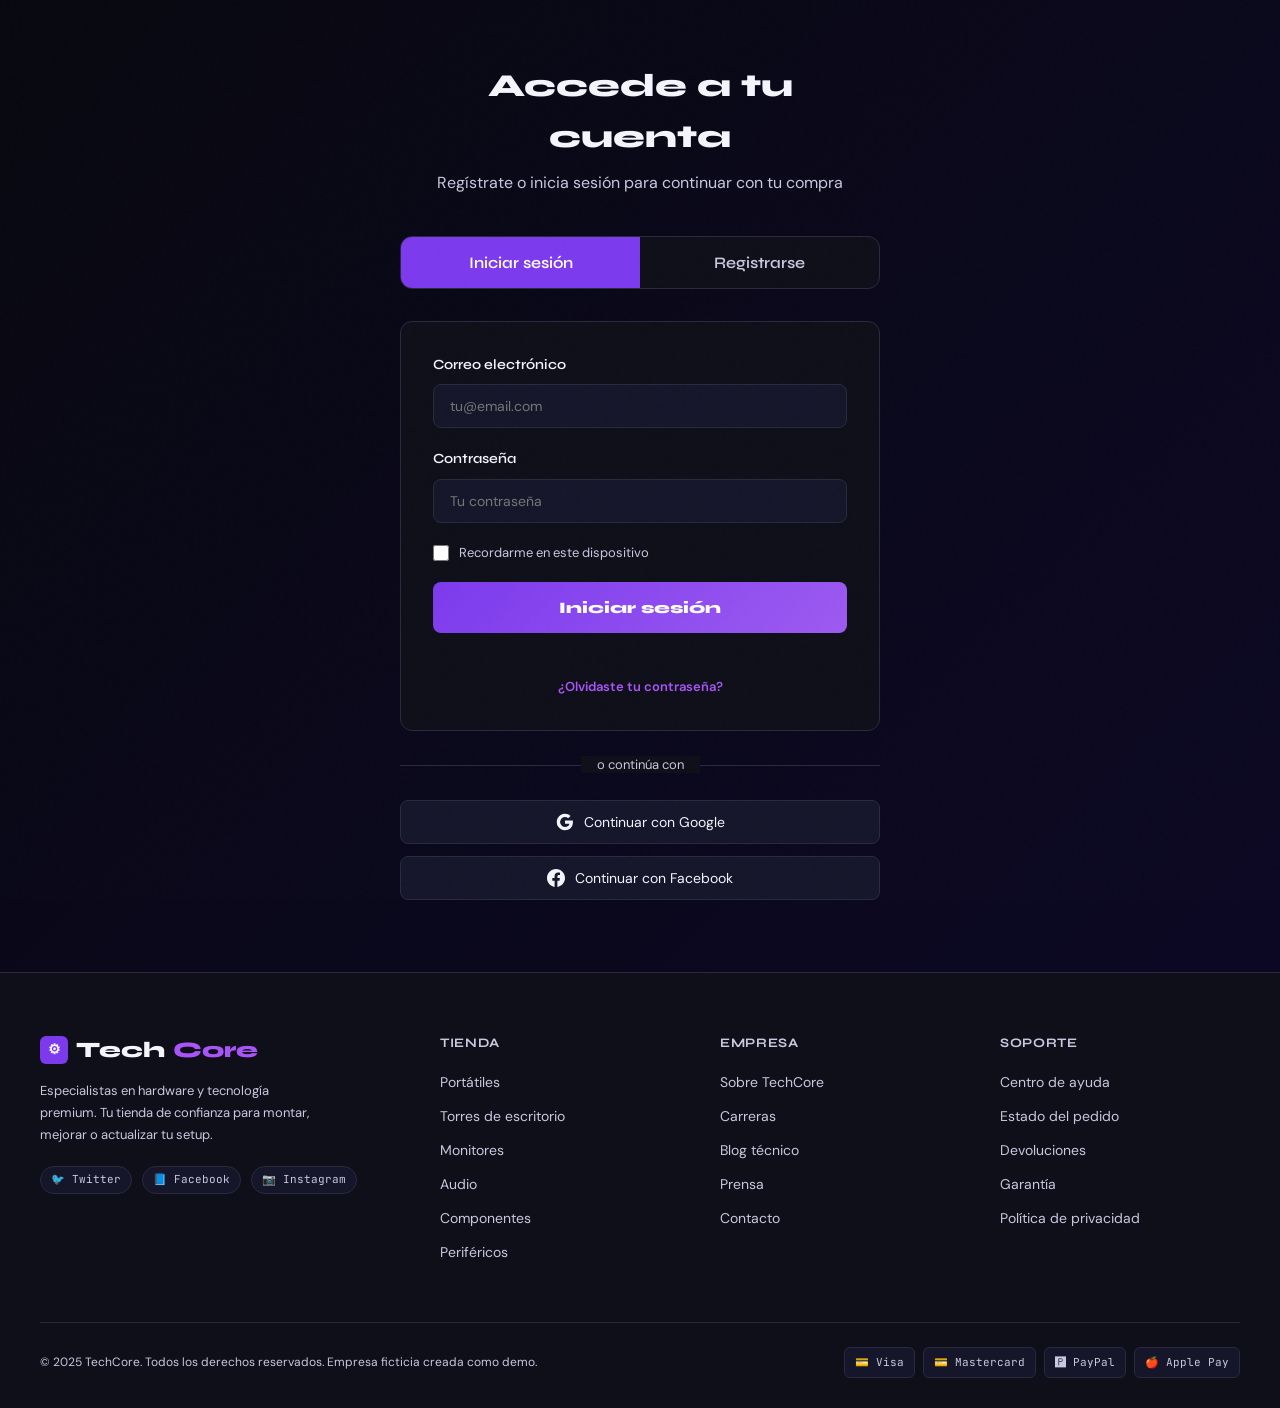
<file: login.html>
<!DOCTYPE html>
<html lang="es">
<head>
<meta charset="UTF-8">
<meta name="viewport" content="width=device-width, initial-scale=1.0">
<title>Login / Registro — TechCore</title>
<link rel="preconnect" href="https://fonts.googleapis.com">
<link href="https://fonts.googleapis.com/css2?family=Syne:wght@400;600;700;800&family=DM+Sans:wght@300;400;500&family=JetBrains+Mono:wght@400;600&display=swap" rel="stylesheet">
<link rel="stylesheet" href="header.css">
<style>
  :root {
    --black: #080810;
    --black2: #0f0f1a;
    --black3: #16162b;
    --purple: #7c3aed;
    --purple-light: #9d5af0;
    --purple-glow: #a855f7;
    --purple-dim: #4c1d95;
    --white: #f4f4ff;
    --white-dim: #c8c8e0;
    --gray: #2a2a3f;
    --gray2: #1e1e32;
    --accent: #e040fb;
    --green: #10b981;
    --red: #ef4444;
    --font-display: 'Syne', sans-serif;
    --font-body: 'DM Sans', sans-serif;
    --font-mono: 'JetBrains Mono', monospace;
    --radius: 12px;
    --radius-sm: 8px;
    --shadow: 0 0 40px rgba(124,58,237,0.15);
    --shadow-sm: 0 4px 20px rgba(0,0,0,0.4);
  }

  *, *::before, *::after { box-sizing: border-box; margin: 0; padding: 0; }

  html { scroll-behavior: smooth; }

  body {
    background: var(--black);
    color: var(--white);
    font-family: var(--font-body);
    font-size: 15px;
    line-height: 1.6;
    overflow-x: hidden;
    min-height: 100vh;
    display: flex;
    flex-direction: column;
  }

  /* SCROLLBAR */
  ::-webkit-scrollbar { width: 6px; }
  ::-webkit-scrollbar-track { background: var(--black2); }
  ::-webkit-scrollbar-thumb { background: var(--purple); border-radius: 3px; }

  /* ─── NOISE OVERLAY ─── */
  body::before {
    content: '';
    position: fixed;
    inset: 0;
    background-image: url("data:image/svg+xml,%3Csvg viewBox='0 0 256 256' xmlns='http://www.w3.org/2000/svg'%3E%3Cfilter id='noise'%3E%3CfeTurbulence type='fractalNoise' baseFrequency='0.9' numOctaves='4' stitchTiles='stitch'/%3E%3C/filter%3E%3Crect width='100%25' height='100%25' filter='url(%23noise)' opacity='0.04'/%3E%3C/svg%3E");
    pointer-events: none;
    z-index: 9999;
    opacity: 0.4;
  }

  /* ─── PROMO BAR ─── */
  .promo-bar {
    background: linear-gradient(90deg, var(--purple-dim), var(--purple), var(--purple-dim));
    text-align: center;
    padding: 10px 20px;
    font-family: var(--font-mono);
    font-size: 13px;
    letter-spacing: 0.05em;
    color: var(--white);
    position: relative;
    overflow: hidden;
  }
  .promo-bar::before {
    content: '';
    position: absolute;
    inset: 0;
    background: linear-gradient(90deg, transparent, rgba(255,255,255,0.08), transparent);
    animation: shine 3s infinite;
  }
  @keyframes shine {
    0% { transform: translateX(-100%); }
    100% { transform: translateX(100%); }
  }
  .promo-bar span { color: #e9d5ff; font-weight: 600; }

  /* ─── LOGIN SECTION ─── */
  .login-wrap {
    flex: 1;
    display: flex;
    align-items: center;
    justify-content: center;
    padding: 60px 40px;
    background: linear-gradient(135deg, var(--black), #0c0824);
  }

  .login-container {
    max-width: 480px;
    width: 100%;
  }

  .login-header {
    text-align: center;
    margin-bottom: 40px;
  }
  .login-header h1 {
    font-family: var(--font-display);
    font-size: 32px;
    font-weight: 800;
    margin-bottom: 8px;
  }
  .login-header p { color: var(--white-dim); font-size: 16px; }

  .login-tabs {
    display: flex;
    background: var(--black2);
    border: 1px solid var(--gray);
    border-radius: var(--radius);
    margin-bottom: 32px;
    overflow: hidden;
  }
  .login-tab {
    flex: 1;
    background: none;
    border: none;
    color: var(--white-dim);
    padding: 16px 24px;
    font-family: var(--font-display);
    font-size: 16px;
    font-weight: 600;
    cursor: pointer;
    transition: all 0.2s;
  }
  .login-tab.active {
    background: var(--purple);
    color: white;
  }

  .login-form {
    background: var(--black2);
    border: 1px solid var(--gray);
    border-radius: var(--radius);
    padding: 32px;
  }

  .form-group {
    margin-bottom: 20px;
  }
  .form-group label {
    display: block;
    font-family: var(--font-display);
    font-size: 14px;
    font-weight: 600;
    margin-bottom: 8px;
    color: var(--white);
  }
  .form-group input,
  .form-group textarea {
    width: 100%;
    background: var(--black3);
    border: 1px solid var(--gray);
    border-radius: var(--radius-sm);
    color: var(--white);
    padding: 12px 16px;
    font-family: var(--font-body);
    font-size: 14px;
    outline: none;
    transition: border-color 0.2s;
  }
  .form-group input:focus,
  .form-group textarea:focus { border-color: var(--purple); }
  .form-group textarea { resize: vertical; min-height: 80px; }

  .form-row {
    display: grid;
    grid-template-columns: 1fr 1fr;
    gap: 16px;
  }

  .form-check {
    display: flex;
    align-items: flex-start;
    gap: 10px;
    margin-bottom: 20px;
  }
  .form-check input[type="checkbox"] {
    accent-color: var(--purple);
    width: 16px; height: 16px;
    margin-top: 2px;
    flex-shrink: 0;
  }
  .form-check label {
    font-size: 13px;
    color: var(--white-dim);
    line-height: 1.5;
    margin-bottom: 0;
  }

  .login-btn {
    width: 100%;
    background: linear-gradient(135deg, var(--purple), var(--purple-light));
    border: none;
    color: white;
    padding: 16px;
    border-radius: var(--radius-sm);
    font-family: var(--font-display);
    font-size: 16px;
    font-weight: 800;
    cursor: pointer;
    transition: all 0.2s;
    margin-bottom: 20px;
  }
  .login-btn:hover {
    transform: translateY(-2px);
    box-shadow: 0 8px 30px rgba(124,58,237,0.5);
  }

  .login-divider {
    text-align: center;
    margin: 24px 0;
    position: relative;
    color: var(--white-dim);
    font-size: 13px;
  }
  .login-divider::before {
    content: '';
    position: absolute;
    top: 50%; left: 0; right: 0;
    height: 1px;
    background: var(--gray);
  }
  .login-divider span {
    background: var(--black2);
    padding: 0 16px;
    position: relative;
    z-index: 1;
  }

  .social-btn {
    width: 100%;
    background: var(--black3);
    border: 1px solid var(--gray);
    color: var(--white);
    padding: 12px 16px;
    border-radius: var(--radius-sm);
    font-family: var(--font-body);
    font-size: 14px;
    cursor: pointer;
    display: flex;
    align-items: center;
    justify-content: center;
    gap: 10px;
    transition: border-color 0.2s;
    margin-bottom: 12px;
  }
  .social-btn:hover { border-color: var(--purple); }

  .login-footer {
    text-align: center;
    margin-top: 24px;
    font-size: 13px;
    color: var(--white-dim);
  }
  .login-footer a {
    color: var(--purple-glow);
    text-decoration: none;
    font-weight: 600;
  }

  /* ─── FOOTER ─── */
  footer {
    background: var(--black2);
    border-top: 1px solid var(--gray);
    padding: 60px 40px 30px;
  }
  .footer-inner {
    max-width: 1280px;
    margin: 0 auto;
  }
  .footer-top {
    display: grid;
    grid-template-columns: 1.5fr 1fr 1fr 1fr;
    gap: 40px;
    margin-bottom: 48px;
  }
  .footer-brand .footer-logo {
    font-family: var(--font-display);
    font-size: 22px;
    font-weight: 800;
    margin-bottom: 12px;
    display: flex;
    align-items: center;
    gap: 8px;
  }
  .footer-logo .logo-core { color: var(--purple-glow); }
  .footer-brand p { font-size: 13px; color: var(--white-dim); max-width: 280px; line-height: 1.7; }
  .footer-col h4 {
    font-family: var(--font-display);
    font-size: 13px;
    font-weight: 700;
    letter-spacing: 0.05em;
    text-transform: uppercase;
    color: var(--white-dim);
    margin-bottom: 16px;
  }
  .footer-col ul { list-style: none; }
  .footer-col ul li { margin-bottom: 10px; }
  .footer-col ul li a {
    color: var(--white-dim);
    text-decoration: none;
    font-size: 14px;
    transition: color 0.2s;
  }
  .footer-col ul li a:hover { color: var(--purple-glow); }
  .footer-bottom {
    border-top: 1px solid var(--gray);
    padding-top: 24px;
    display: flex;
    justify-content: space-between;
    align-items: center;
    flex-wrap: wrap;
    gap: 12px;
  }
  .footer-bottom p { font-size: 12px; color: var(--white-dim); }
  .footer-badges {
    display: flex;
    gap: 8px;
  }
  .footer-badge {
    background: var(--black3);
    border: 1px solid var(--gray);
    border-radius: 6px;
    padding: 6px 10px;
    font-size: 11px;
    color: var(--white-dim);
    font-family: var(--font-mono);
  }

  /* ─── RESPONSIVE ─── */
  @media (max-width: 1100px) {
    .footer-top { grid-template-columns: 1fr 1fr; }
  }

  @media (max-width: 860px) {
    nav { padding: 0 20px; gap: 12px; }
    .nav-links { display: none; }
    .login-wrap { padding: 40px 20px; }
    .footer-top { grid-template-columns: 1fr; gap: 24px; }
  }

  @media (max-width: 480px) {
    .form-row { grid-template-columns: 1fr; }
  }

  /* ─── UTILITY ─── */
  .chip {
    display: inline-flex;
    align-items: center;
    gap: 4px;
    background: var(--black3);
    border: 1px solid var(--gray);
    border-radius: 100px;
    padding: 4px 10px;
    font-size: 11px;
    font-family: var(--font-mono);
    color: var(--white-dim);
  }

  /* Mobile nav toggle */
  .mobile-menu-btn {
    display: none;
    background: var(--black3);
    border: 1px solid var(--gray);
    color: var(--white);
    width: 42px; height: 42px;
    border-radius: var(--radius-sm);
    cursor: pointer;
    align-items: center;
    justify-content: center;
    font-size: 20px;
  }
  @media (max-width: 860px) { .mobile-menu-btn { display: flex; } }

  /* ─── CART MODAL ─── */
  .cart-overlay {
    position: fixed;
    inset: 0;
    background: rgba(0,0,0,0.7);
    backdrop-filter: blur(8px);
    z-index: 5000;
    display: flex;
    align-items: flex-start;
    justify-content: flex-end;
    opacity: 0;
    pointer-events: none;
    transition: opacity 0.3s;
  }
  .cart-overlay.open { opacity: 1; pointer-events: all; }

  .cart-panel {
    background: var(--black2);
    width: 400px;
    height: 100vh;
    border-left: 1px solid var(--gray);
    display: flex;
    flex-direction: column;
    transform: translateX(100%);
    transition: transform 0.3s cubic-bezier(0.4, 0, 0.2, 1);
    overflow: hidden;
  }
  .cart-overlay.open .cart-panel { transform: translateX(0); }

  .cart-head {
    padding: 20px 24px;
    border-bottom: 1px solid var(--gray);
    display: flex;
    align-items: center;
    justify-content: center;
  }
  .cart-head h3 { font-family: var(--font-display); font-size: 18px; font-weight: 800; }
  .cart-close {
    position: absolute;
    top: 20px; right: 20px;
    background: var(--black3);
    border: 1px solid var(--gray);
    color: var(--white);
    width: 32px; height: 32px;
    border-radius: var(--radius-sm);
    cursor: pointer;
    display: flex; align-items: center; justify-content: center;
    font-size: 18px;
    transition: all 0.2s;
  }
  .cart-close:hover { border-color: var(--purple); color: var(--purple-glow); }

  .cart-items {
    flex: 1;
    overflow-y: auto;
    padding: 16px 24px;
  }
  .cart-empty {
    text-align: center;
    padding: 60px 20px;
    color: var(--white-dim);
  }
  .cart-empty .empty-icon { font-size: 48px; margin-bottom: 12px; }
  .cart-empty p { font-size: 14px; }

  .cart-item {
    display: flex;
    gap: 12px;
    padding: 12px 0;
    border-bottom: 1px solid rgba(255,255,255,0.05);
    align-items: flex-start;
  }
  .cart-item .ci-icon {
    width: 52px; height: 52px;
    background: var(--black3);
    border: 1px solid var(--gray);
    border-radius: var(--radius-sm);
    display: flex;
    align-items: center;
    justify-content: center;
    font-size: 24px;
    flex-shrink: 0;
  }
  .cart-item .ci-info { flex: 1; }
  .cart-item .ci-name { font-family: var(--font-display); font-size: 14px; font-weight: 700; margin-bottom: 4px; }
  .cart-item .ci-price { font-family: var(--font-mono); font-size: 14px; color: var(--purple-glow); }
  .cart-item .ci-qty {
    display: flex;
    align-items: center;
    gap: 8px;
    margin-top: 8px;
  }
  .qty-btn {
    background: var(--black3);
    border: 1px solid var(--gray);
    color: var(--white);
    width: 24px; height: 24px;
    border-radius: 4px;
    cursor: pointer;
    display: flex; align-items: center; justify-content: center;
    font-size: 14px;
    transition: border-color 0.2s;
  }
  .qty-btn:hover { border-color: var(--purple); }
  .qty-num { font-family: var(--font-mono); font-size: 13px; min-width: 20px; text-align: center; }
  .ci-remove {
    background: none;
    border: none;
    color: var(--white-dim);
    cursor: pointer;
    font-size: 16px;
    padding: 4px;
    transition: color 0.2s;
    align-self: center;
  }
  .ci-remove:hover { color: var(--red); }

  .cart-footer {
    padding: 20px 24px;
    border-top: 1px solid var(--gray);
  }
  .cart-coupon {
    display: flex;
    gap: 8px;
    margin-bottom: 16px;
  }
  .cart-coupon input {
    flex: 1;
    background: var(--black3);
    border: 1px solid var(--gray);
    border-radius: var(--radius-sm);
    color: var(--white);
    padding: 9px 12px;
    font-family: var(--font-mono);
    font-size: 12px;
    outline: none;
    text-transform: uppercase;
    transition: border-color 0.2s;
  }
  .cart-coupon input:focus { border-color: var(--purple); }
  .cart-coupon input.valid { border-color: var(--green); }
  .cart-coupon button {
    background: var(--black3);
    border: 1px solid var(--gray);
    color: var(--white);
    padding: 9px 14px;
    border-radius: var(--radius-sm);
    cursor: pointer;
    font-size: 12px;
    font-weight: 600;
    transition: all 0.2s;
  }
  .cart-coupon button:hover { border-color: var(--purple); }

  .cart-total {
    display: flex;
    justify-content: space-between;
    align-items: center;
    margin-bottom: 16px;
  }
  .cart-total-label { font-family: var(--font-display); font-weight: 700; font-size: 16px; }
  .cart-total-val { font-family: var(--font-mono); font-size: 24px; font-weight: 600; }
  .cart-discount-msg {
    font-size: 12px;
    color: var(--green);
    font-family: var(--font-mono);
    margin-bottom: 12px;
    display: none;
  }
  .cart-discount-msg.visible { display: block; }

  .checkout-btn {
    width: 100%;
    background: linear-gradient(135deg, var(--purple), var(--purple-light));
    border: none;
    color: white;
    padding: 16px;
    border-radius: var(--radius-sm);
    font-family: var(--font-display);
    font-size: 16px;
    font-weight: 800;
    cursor: pointer;
    transition: all 0.2s;
  }
  .checkout-btn:hover {
    box-shadow: 0 8px 30px rgba(124,58,237,0.5);
    transform: translateY(-1px);
  }

  /* ─── TOAST ─── */
  .toast {
    position: fixed;
    bottom: 24px;
    right: 24px;
    background: var(--black2);
    border: 1px solid var(--purple);
    border-radius: var(--radius);
    padding: 12px 20px;
    font-family: var(--font-body);
    font-size: 14px;
    color: var(--white);
    z-index: 9000;
    display: flex;
    align-items: center;
    gap: 10px;
    transform: translateY(80px);
    opacity: 0;
    transition: all 0.3s cubic-bezier(0.4, 0, 0.2, 1);
    box-shadow: 0 8px 30px rgba(0,0,0,0.4);
  }
  .toast.show { transform: translateY(0); opacity: 1; }
  .toast .toast-icon { font-size: 18px; }
</style>
</head>
<body>

<div id="site-header"></div>



<!-- LOGIN SECTION -->
<section class="login-wrap">
  <div class="login-container">
    <div class="login-header">
      <h1>Accede a tu cuenta</h1>
      <p>Regístrate o inicia sesión para continuar con tu compra</p>
    </div>

    <div class="login-tabs">
      <button class="login-tab active" onclick="switchTab('login')">Iniciar sesión</button>
      <button class="login-tab" onclick="switchTab('register')">Registrarse</button>
    </div>

    <!-- LOGIN FORM -->
    <form id="loginForm" class="login-form">
      <div class="form-group">
        <label for="loginEmail">Correo electrónico</label>
        <input type="email" id="loginEmail" placeholder="tu@email.com" required>
      </div>
      <div class="form-group">
        <label for="loginPassword">Contraseña</label>
        <input type="password" id="loginPassword" placeholder="Tu contraseña" required>
      </div>
      <div class="form-check">
        <input type="checkbox" id="rememberMe">
        <label for="rememberMe">Recordarme en este dispositivo</label>
      </div>
      <button type="submit" class="login-btn">Iniciar sesión</button>
      <div class="login-footer">
        <a href="#">¿Olvidaste tu contraseña?</a>
      </div>
    </form>

    <!-- REGISTER FORM -->
    <form id="registerForm" class="login-form" style="display:none">
      <div class="form-row">
        <div class="form-group">
          <label for="firstName">Nombre</label>
          <input type="text" id="firstName" placeholder="Tu nombre" required>
        </div>
        <div class="form-group">
          <label for="lastName">Apellidos</label>
          <input type="text" id="lastName" placeholder="Tus apellidos" required>
        </div>
      </div>
      <div class="form-group">
        <label for="registerEmail">Correo electrónico</label>
        <input type="email" id="registerEmail" placeholder="tu@email.com" required>
      </div>
      <div class="form-group">
        <label for="registerPassword">Contraseña</label>
        <input type="password" id="registerPassword" placeholder="Mínimo 8 caracteres" required minlength="8">
      </div>
      <div class="form-group">
        <label for="confirmPassword">Confirmar contraseña</label>
        <input type="password" id="confirmPassword" placeholder="Repite tu contraseña" required>
      </div>
      <div class="form-group">
        <label for="phone">Teléfono</label>
        <input type="tel" id="phone" placeholder="+34 600 000 000" required>
      </div>
      <div class="form-group">
        <label for="address">Dirección completa</label>
        <textarea id="address" placeholder="Calle, número, piso, código postal, ciudad, provincia" required></textarea>
      </div>
      <div class="form-check">
        <input type="checkbox" id="terms" required>
        <label for="terms">Acepto los <a href="#" style="color:var(--purple-glow)">términos y condiciones</a> y la <a href="#" style="color:var(--purple-glow)">política de privacidad</a></label>
      </div>
      <div class="form-check">
        <input type="checkbox" id="newsletter">
        <label for="newsletter">Quiero recibir ofertas y novedades por email</label>
      </div>
      <button type="submit" class="login-btn">Crear cuenta</button>
    </form>

    <div class="login-divider">
      <span>o continúa con</span>
    </div>

    <button class="social-btn">
      <svg width="18" height="18" viewBox="0 0 24 24" fill="currentColor">
        <path d="M22.56 12.25c0-.78-.07-1.53-.2-2.25H12v4.26h5.92c-.26 1.37-1.04 2.53-2.21 3.31v2.77h3.57c2.08-1.92 3.28-4.74 3.28-8.09z"/>
        <path d="M12 23c2.97 0 5.46-.98 7.28-2.66l-3.57-2.77c-.98.66-2.23 1.06-3.71 1.06-2.86 0-5.29-1.93-6.16-4.53H2.18v2.84C3.99 20.53 7.7 23 12 23z"/>
        <path d="M5.84 14.09c-.22-.66-.35-1.36-.35-2.09s.13-1.43.35-2.09V7.07H2.18C1.43 8.55 1 10.22 1 12s.43 3.45 1.18 4.93l2.85-2.22.81-.62z"/>
        <path d="M12 5.38c1.62 0 3.06.56 4.21 1.64l3.15-3.15C17.45 2.09 14.97 1 12 1 7.7 1 3.99 3.47 2.18 7.07l3.66 2.84c.87-2.6 3.3-4.53 6.16-4.53z"/>
      </svg>
      Continuar con Google
    </button>
    <button class="social-btn">
      <svg width="18" height="18" viewBox="0 0 24 24" fill="currentColor">
        <path d="M24 12.073c0-6.627-5.373-12-12-12s-12 5.373-12 12c0 5.99 4.388 10.954 10.125 11.854v-8.385H7.078v-3.47h3.047V9.43c0-3.007 1.792-4.669 4.533-4.669 1.312 0 2.686.235 2.686.235v2.953H15.83c-1.491 0-1.956.925-1.956 1.874v2.25h3.328l-.532 3.47h-2.796v8.385C19.612 23.027 24 18.062 24 12.073z"/>
      </svg>
      Continuar con Facebook
    </button>
  </div>
</section>

<!-- FOOTER -->
<footer>
  <div class="footer-inner">
    <div class="footer-top">
      <div class="footer-brand">
        <div class="footer-logo">
          <span style="background:var(--purple);width:28px;height:28px;border-radius:6px;display:flex;align-items:center;justify-content:center;font-size:14px">⚙</span>
          Tech<span class="logo-core">Core</span>
        </div>
        <p>Especialistas en hardware y tecnología premium. Tu tienda de confianza para montar, mejorar o actualizar tu setup.</p>
        <div style="display:flex;gap:10px;margin-top:20px">
          <span class="chip">🐦 Twitter</span>
          <span class="chip">📘 Facebook</span>
          <span class="chip">📷 Instagram</span>
        </div>
      </div>
      <div class="footer-col">
        <h4>Tienda</h4>
        <ul>
          <li><a href="categorias.html">Portátiles</a></li>
          <li><a href="categorias.html">Torres de escritorio</a></li>
          <li><a href="categorias.html">Monitores</a></li>
          <li><a href="categorias.html">Audio</a></li>
          <li><a href="componentes.html">Componentes</a></li>
          <li><a href="categorias.html">Periféricos</a></li>
        </ul>
      </div>
      <div class="footer-col">
        <h4>Empresa</h4>
        <ul>
          <li><a href="#">Sobre TechCore</a></li>
          <li><a href="#">Carreras</a></li>
          <li><a href="#">Blog técnico</a></li>
          <li><a href="#">Prensa</a></li>
          <li><a href="#">Contacto</a></li>
        </ul>
      </div>
      <div class="footer-col">
        <h4>Soporte</h4>
        <ul>
          <li><a href="#">Centro de ayuda</a></li>
          <li><a href="#">Estado del pedido</a></li>
          <li><a href="#">Devoluciones</a></li>
          <li><a href="#">Garantía</a></li>
          <li><a href="#">Política de privacidad</a></li>
        </ul>
      </div>
    </div>
    <div class="footer-bottom">
      <p>© 2025 TechCore. Todos los derechos reservados. Empresa ficticia creada como demo.</p>
      <div class="footer-badges">
        <span class="footer-badge">💳 Visa</span>
        <span class="footer-badge">💳 Mastercard</span>
        <span class="footer-badge">🅿 PayPal</span>
        <span class="footer-badge">🍎 Apple Pay</span>
      </div>
    </div>
  </div>
</footer>

<!-- CART OVERLAY -->
<div class="cart-overlay" id="cartOverlay" onclick="closeCartOnBg(event)">
  <div class="cart-panel">
    <div class="cart-head">
      <h3>🛒 Tu carrito</h3>
      <button class="cart-close" onclick="closeCart()">✕</button>
    </div>
    <div class="cart-items" id="cartItems">
      <div class="cart-empty">
        <div class="empty-icon">🛒</div>
        <p>Tu carrito está vacío</p>
      </div>
    </div>
    <div class="cart-footer" id="cartFooter" style="display:none">
      <div class="cart-coupon">
        <input type="text" id="cartCoupon" placeholder="Código descuento…" maxlength="12">
        <button onclick="applyCartDiscount()">Aplicar</button>
      </div>
      <div class="cart-discount-msg" id="cartDiscountMsg">✅ DESCUENTO15 aplicado (−15%)</div>
      <div class="cart-total">
        <span class="cart-total-label">Total</span>
        <span class="cart-total-val" id="cartTotal">0€</span>
      </div>
      <button class="checkout-btn" onclick="checkout()">Finalizar compra →</button>
    </div>
  </div>
</div>

<!-- TOAST -->
<div class="toast" id="toast">
  <span class="toast-icon" id="toastIcon">✅</span>
  <span id="toastMsg">Cuenta creada correctamente</span>
</div>

<script>
/* ═══════════════════════════════════════════════
   FORM HANDLING
═══════════════════════════════════════════════ */
function switchTab(tab) {
  const loginForm = document.getElementById('loginForm');
  const registerForm = document.getElementById('registerForm');
  const tabs = document.querySelectorAll('.login-tab');

  tabs.forEach(t => t.classList.remove('active'));
  document.querySelector(`[onclick="switchTab('${tab}')"]`).classList.add('active');

  if (tab === 'login') {
    loginForm.style.display = 'block';
    registerForm.style.display = 'none';
  } else {
    loginForm.style.display = 'none';
    registerForm.style.display = 'block';
  }
}

document.getElementById('loginForm').addEventListener('submit', function(e) {
  e.preventDefault();
  const email = document.getElementById('loginEmail').value;
  const password = document.getElementById('loginPassword').value;

  // Simple validation (in real app, this would be server-side)
  if (email && password) {
    showToast('Inicio de sesión exitoso', '✅');
    // Redirect to checkout or home
    setTimeout(() => {
      const user = {
        name: document.querySelector('input[placeholder="Tu nombre"]')?.value || 'Usuario TechCore',
        email: document.querySelector('input[type="email"]')?.value || 'usuario@techcore.com',
        phone: document.querySelector('input[type="tel"]')?.value || '+34 600 000 000'
      };
      localStorage.setItem('techcoreUser', JSON.stringify(user));
      localStorage.setItem('techcoreAuth', 'true');
      window.location.href = 'usuario.html';
    }, 1500);
  } else {
    showToast('Por favor, completa todos los campos', '❌');
  }
});

document.getElementById('registerForm').addEventListener('submit', function(e) {
  e.preventDefault();

  const firstName = document.getElementById('firstName').value;
  const lastName = document.getElementById('lastName').value;
  const email = document.getElementById('registerEmail').value;
  const password = document.getElementById('registerPassword').value;
  const confirmPassword = document.getElementById('confirmPassword').value;
  const phone = document.getElementById('phone').value;
  const address = document.getElementById('address').value;
  const terms = document.getElementById('terms').checked;

  // Validation
  if (!firstName || !lastName || !email || !password || !phone || !address) {
    showToast('Por favor, completa todos los campos requeridos', '❌');
    return;
  }

  if (password !== confirmPassword) {
    showToast('Las contraseñas no coinciden', '❌');
    return;
  }

  if (password.length < 8) {
    showToast('La contraseña debe tener al menos 8 caracteres', '❌');
    return;
  }

  if (!terms) {
    showToast('Debes aceptar los términos y condiciones', '❌');
    return;
  }

  // Store user data (in real app, this would be sent to server)
  const userData = {
    firstName,
    lastName,
    email,
    phone,
    address,
    newsletter: document.getElementById('newsletter').checked
  };

  localStorage.setItem('techcoreUser', JSON.stringify(userData));

  showToast('Cuenta creada correctamente', '✅');
  // Redirect to checkout or home
  setTimeout(() => window.location.href = 'checkout.html', 1500);
});

/* ═══════════════════════════════════════════════
   CART
═══════════════════════════════════════════════ */
let cart = [];
let cartDiscount = false;

function addToCart(name, price, icon) {
  const existing = cart.find(i => i.name === name);
  if (existing) {
    existing.qty++;
  } else {
    cart.push({ name, price, icon, qty: 1 });
  }
  updateCartUI();
  showToast(`${icon} ${name} añadido`, '✅');
}

function removeFromCart(name) {
  cart = cart.filter(i => i.name !== name);
  updateCartUI();
}

function changeQty(name, delta) {
  const item = cart.find(i => i.name === name);
  if (!item) return;
  item.qty += delta;
  if (item.qty <= 0) removeFromCart(name);
  else updateCartUI();
}

function getCartSubtotal() {
  return cart.reduce((s, i) => s + i.price * i.qty, 0);
}

function updateCartUI() {
  const count = cart.reduce((s, i) => s + i.qty, 0);
  const cc = document.getElementById('cartCount');
  cc.textContent = count;
  cc.classList.toggle('visible', count > 0);

  const container = document.getElementById('cartItems');
  const footer = document.getElementById('cartFooter');

  if (cart.length === 0) {
    container.innerHTML = `<div class="cart-empty"><div class="empty-icon">🛒</div><p>Tu carrito está vacío</p></div>`;
    footer.style.display = 'none';
    cartDiscount = false;
    document.getElementById('cartCoupon').value = '';
    document.getElementById('cartCoupon').className = '';
    document.getElementById('cartDiscountMsg').classList.remove('visible');
    return;
  }

  footer.style.display = 'block';
  container.innerHTML = cart.map(i => `
    <div class="cart-item">
      <div class="ci-icon">${i.icon}</div>
      <div class="ci-info">
        <div class="ci-name">${i.name}</div>
        <div class="ci-price">${(i.price * i.qty).toLocaleString('es-ES')}€</div>
        <div class="ci-qty">
          <button class="qty-btn" onclick="changeQty('${i.name}', -1)">−</button>
          <span class="qty-num">${i.qty}</span>
          <button class="qty-btn" onclick="changeQty('${i.name}', 1)">+</button>
        </div>
      </div>
      <button class="ci-remove" onclick="removeFromCart('${i.name}')">🗑</button>
    </div>
  `).join('');

  updateCartTotal();
}

function updateCartTotal() {
  let subtotal = getCartSubtotal();
  let total = cartDiscount ? subtotal * 0.85 : subtotal;
  document.getElementById('cartTotal').textContent = total.toLocaleString('es-ES') + '€';
}

function applyCartDiscount() {
  const val = document.getElementById('cartCoupon').value.trim().toUpperCase();
  const input = document.getElementById('cartCoupon');
  const msg = document.getElementById('cartDiscountMsg');
  if (val === 'DESCUENTO15') {
    cartDiscount = true;
    input.className = 'valid';
    msg.classList.add('visible');
    updateCartTotal();
    showToast('¡Descuento del 20% aplicado!', '🎉');
  } else {
    input.className = 'invalid';
    cartDiscount = false;
    msg.classList.remove('visible');
    updateCartTotal();
    showToast('Código no válido', '❌');
    setTimeout(() => { input.className = ''; }, 2000);
  }
}

function checkout() {
  const email = document.querySelector('input[type="email"]')?.value;
  const password = document.querySelector('input[type="password"]')?.value;
  
  if (!email || !password) {
    alert('Por favor completa todos los campos');
    return;
  }
  
  if (password.length < 6) {
    alert('La contraseña debe tener al menos 6 caracteres');
    return;
  }
  
  const user = {
    name: 'Usuario TechCore',
    email: email,
    phone: '+34 600 000 000'
  };
  localStorage.setItem('techcoreUser', JSON.stringify(user));
  localStorage.setItem('techcoreAuth', 'true');
  
  setTimeout(() => window.location.href = 'usuario.html', 1500);
}

function toggleCart() {
  document.getElementById('cartOverlay').classList.toggle('open');
}

function closeCart() {
  document.getElementById('cartOverlay').classList.remove('open');
}

function closeCartOnBg(event) {
  if (event.target.id === 'cartOverlay') closeCart();
}

/* ═══════════════════════════════════════════════
   TOAST
═══════════════════════════════════════════════ */
let toastTimer;
function showToast(msg, icon='✅') {
  const t = document.getElementById('toast');
  document.getElementById('toastMsg').textContent = msg;
  document.getElementById('toastIcon').textContent = icon;
  t.classList.add('show');
  clearTimeout(toastTimer);
  toastTimer = setTimeout(() => t.classList.remove('show'), 3000);
}
</script>
  <script src="header.js"></script>
</body>
</html>
</file>
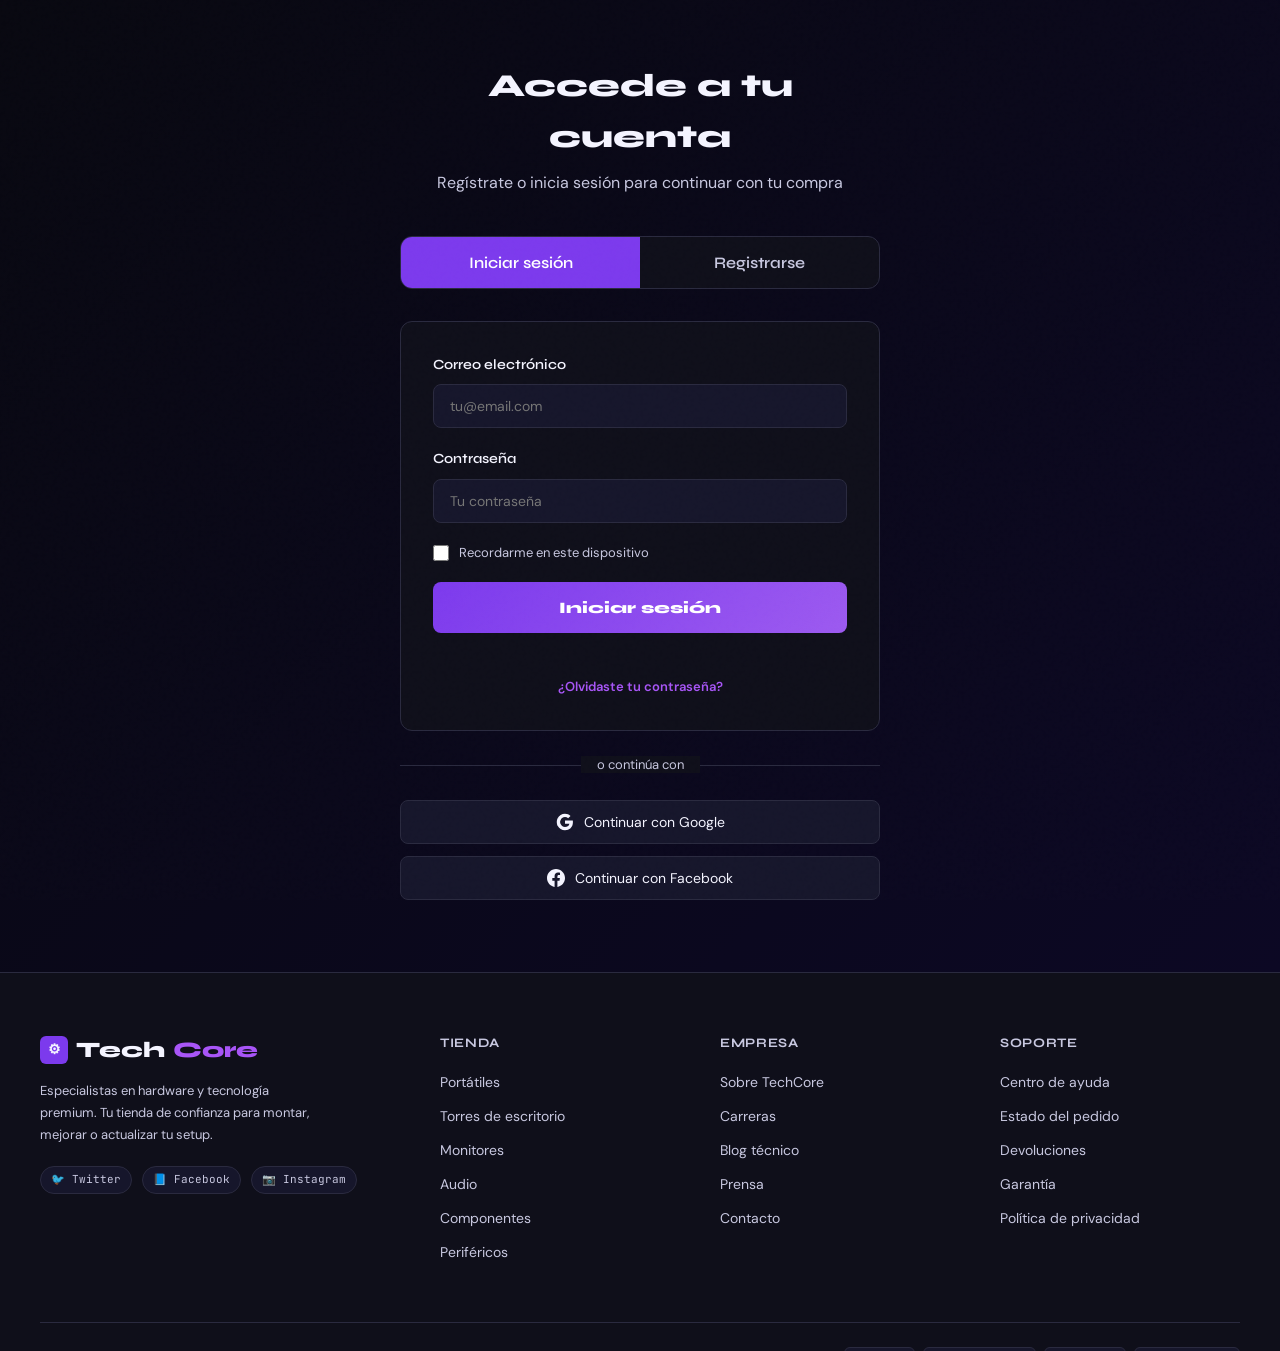
<file: usuario.html>
<!DOCTYPE html>
<html lang="es">
<head>
<meta charset="UTF-8">
<meta name="viewport" content="width=device-width, initial-scale=1.0">
<title>Mi Cuenta — TechCore</title>
<link rel="preconnect" href="https://fonts.googleapis.com">
<link href="https://fonts.googleapis.com/css2?family=Syne:wght@400;600;700;800&family=DM+Sans:wght@300;400;500&family=JetBrains+Mono:wght@400;600&display=swap" rel="stylesheet">
<link rel="stylesheet" href="header.css">
<style>
  :root {
    --black: #080810;
    --black2: #0f0f1a;
    --black3: #16162b;
    --purple: #7c3aed;
    --purple-light: #9d5af0;
    --purple-glow: #a855f7;
    --purple-dim: #4c1d95;
    --white: #f4f4ff;
    --white-dim: #c8c8e0;
    --gray: #2a2a3f;
    --gray2: #1e1e32;
    --accent: #e040fb;
    --green: #10b981;
    --red: #ef4444;
    --font-display: 'Syne', sans-serif;
    --font-body: 'DM Sans', sans-serif;
    --font-mono: 'JetBrains Mono', monospace;
    --radius: 12px;
    --shadow: 0 0 40px rgba(124,58,237,0.15);
  }

  *, *::before, *::after { box-sizing: border-box; margin: 0; padding: 0; }
  html { scroll-behavior: smooth; }
  body {
    background: var(--black);
    color: var(--white);
    font-family: var(--font-body);
    font-size: 15px;
    line-height: 1.6;
  }

  ::-webkit-scrollbar { width: 6px; }
  ::-webkit-scrollbar-track { background: var(--black2); }
  ::-webkit-scrollbar-thumb { background: var(--purple); border-radius: 3px; }

  nav {
    position: sticky;
    top: 0;
    z-index: 1000;
    background: rgba(8,8,16,0.92);
    backdrop-filter: blur(20px);
    border-bottom: 1px solid rgba(124,58,237,0.2);
    padding: 0 40px;
    display: flex;
    align-items: center;
    justify-content: space-between;
    height: 68px;
  }

  .nav-logo {
    font-family: var(--font-display);
    font-size: 22px;
    font-weight: 800;
    color: var(--white);
    text-decoration: none;
    display: flex;
    align-items: center;
    gap: 10px;
  }
  .nav-logo .logo-core { color: var(--purple-glow); }

  .nav-links {
    display: flex;
    flex: 1;
    justify-content: center;
    gap: 4px;
    list-style: none;
  }
  .nav-links a {
    color: var(--white-dim);
    text-decoration: none;
    font-size: 14px;
    font-weight: 500;
    padding: 8px 14px;
    border-radius: 8px;
    transition: all 0.2s;
  }
  .nav-links a:hover { color: var(--white); background: var(--gray); }

  .nav-actions {
    display: flex;
    gap: 12px;
  }
  .nav-btn {
    background: var(--purple);
    border: none;
    color: white;
    padding: 8px 16px;
    border-radius: 8px;
    cursor: pointer;
    font-size: 13px;
    font-weight: 600;
  }
  .nav-btn:hover { background: var(--purple-light); }

  .main-container {
    max-width: 1280px;
    margin: 0 auto;
    padding: 40px;
    display: grid;
    grid-template-columns: 280px 1fr;
    gap: 40px;
  }

  .sidebar {
    background: var(--black2);
    border: 1px solid var(--gray);
    border-radius: var(--radius);
    padding: 24px;
    height: fit-content;
    position: sticky;
    top: 80px;
  }

  .user-avatar {
    width: 100%;
    aspect-ratio: 1;
    background: linear-gradient(135deg, var(--purple), var(--accent));
    border-radius: var(--radius);
    display: flex;
    align-items: center;
    justify-content: center;
    font-size: 48px;
    margin-bottom: 16px;
  }

  .user-name {
    font-family: var(--font-display);
    font-size: 18px;
    font-weight: 700;
    margin-bottom: 4px;
  }
  .user-email {
    font-size: 12px;
    color: var(--white-dim);
    margin-bottom: 20px;
  }

  .menu-section {
    margin-bottom: 24px;
  }
  .menu-section h4 {
    font-size: 11px;
    text-transform: uppercase;
    color: var(--purple-glow);
    letter-spacing: 0.1em;
    margin-bottom: 12px;
    font-weight: 600;
  }

  .menu-item {
    display: block;
    padding: 10px 12px;
    border-radius: 6px;
    color: var(--white-dim);
    text-decoration: none;
    font-size: 13px;
    cursor: pointer;
    transition: all 0.2s;
    border: none;
    background: none;
    width: 100%;
    text-align: left;
  }
  .menu-item:hover { background: var(--gray); color: var(--white); }
  .menu-item.active { background: var(--purple-dim); color: var(--purple-glow); }

  .logout-btn {
    width: 100%;
    background: var(--red);
    color: white;
    border: none;
    padding: 10px;
    border-radius: 6px;
    font-size: 13px;
    font-weight: 600;
    cursor: pointer;
    margin-top: 20px;
  }
  .logout-btn:hover { background: #dc2626; }

  .content {
    background: var(--black2);
    border: 1px solid var(--gray);
    border-radius: var(--radius);
    padding: 32px;
  }

  .content h1 {
    font-family: var(--font-display);
    font-size: 28px;
    font-weight: 800;
    margin-bottom: 24px;
  }

  .section {
    margin-bottom: 40px;
  }
  .section h2 {
    font-size: 18px;
    font-weight: 700;
    margin-bottom: 16px;
    color: var(--purple-glow);
  }

  .form-group {
    margin-bottom: 16px;
  }
  .form-group label {
    display: block;
    font-size: 13px;
    color: var(--white-dim);
    margin-bottom: 6px;
    font-weight: 600;
    text-transform: uppercase;
  }
  .form-group input,
  .form-group select {
    width: 100%;
    background: var(--black3);
    border: 1px solid var(--gray);
    color: var(--white);
    padding: 10px 12px;
    border-radius: 6px;
    font-family: var(--font-body);
    font-size: 14px;
  }
  .form-group input:focus,
  .form-group select:focus {
    outline: none;
    border-color: var(--purple);
    box-shadow: 0 0 0 2px rgba(124,58,237,0.15);
  }

  .button-group {
    display: flex;
    gap: 12px;
  }
  .btn-primary {
    background: var(--purple);
    color: white;
    border: none;
    padding: 10px 20px;
    border-radius: 6px;
    font-size: 13px;
    font-weight: 600;
    cursor: pointer;
    transition: background 0.2s;
  }
  .btn-primary:hover { background: var(--purple-light); }
  .btn-secondary {
    background: transparent;
    color: var(--white-dim);
    border: 1px solid var(--gray);
    padding: 10px 20px;
    border-radius: 6px;
    font-size: 13px;
    font-weight: 600;
    cursor: pointer;
    transition: all 0.2s;
  }
  .btn-secondary:hover { border-color: var(--white); color: var(--white); }

  .order-card {
    background: var(--black3);
    border: 1px solid var(--gray);
    border-radius: var(--radius);
    padding: 16px;
    margin-bottom: 16px;
  }
  .order-header {
    display: flex;
    justify-content: space-between;
    align-items: center;
    margin-bottom: 12px;
  }
  .order-id {
    font-family: var(--font-mono);
    font-size: 12px;
    color: var(--purple-glow);
  }
  .order-date {
    font-size: 12px;
    color: var(--white-dim);
  }
  .order-status {
    display: inline-block;
    padding: 4px 8px;
    border-radius: 4px;
    font-size: 11px;
    font-weight: 600;
  }
  .status-delivered { background: rgba(16, 185, 129, 0.15); color: var(--green); }
  .status-pending { background: rgba(245, 158, 11, 0.15); color: #f59e0b; }

  .order-items {
    font-size: 13px;
    color: var(--white-dim);
    margin-bottom: 12px;
  }
  .order-total {
    font-family: var(--font-mono);
    font-size: 14px;
    font-weight: 700;
    color: var(--white);
  }

  .empty-state {
    text-align: center;
    padding: 40px;
    color: var(--white-dim);
  }
  .empty-state p { font-size: 16px; margin-bottom: 20px; }
  .empty-state a {
    display: inline-block;
    background: var(--purple);
    color: white;
    padding: 10px 20px;
    border-radius: 6px;
    text-decoration: none;
    font-weight: 600;
  }

  @media (max-width: 768px) {
    .main-container { grid-template-columns: 1fr; }
    .sidebar { position: static; }
  }
</style>
</head>
<body>

<div id="site-header"></div>



<!-- MAIN CONTAINER -->
<div class="main-container">

  <!-- SIDEBAR -->
  <aside class="sidebar">
    <div class="user-avatar">👤</div>
    <div class="user-name" id="userNameDisplay">Usuario</div>
    <div class="user-email" id="userEmailDisplay">usuario@techcore.com</div>

    <div class="menu-section">
      <h4>Cuenta</h4>
      <button class="menu-item active" onclick="showSection('profile')">Perfil</button>
      <button class="menu-item" onclick="showSection('address')">Datos personales</button>
      <button class="menu-item" onclick="showSection('payment')">Métodos de pago</button>
      <button class="menu-item" onclick="showSection('security')">Seguridad</button>
    </div>

    <div class="menu-section">
      <h4>Mis compras</h4>
      <button class="menu-item" onclick="showSection('orders')">Historial de pedidos</button>
      <button class="menu-item" onclick="showSection('addresses')">Direcciones guardadas</button>
    </div>

    <button class="logout-btn" onclick="logout()">Cerrar sesión</button>
  </aside>

  <!-- CONTENT -->
  <div class="content">

    <!-- PROFILE SECTION -->
    <div id="profileSection" class="section" style="display: block;">
      <h1>Mi Perfil</h1>
      <div style="background: var(--black3); padding: 20px; border-radius: 12px; margin-bottom: 20px; border: 1px solid var(--gray);">
        <h2>Información de Cuenta</h2>
        <div style="display: grid; grid-template-columns: 1fr 1fr; gap: 16px;">
          <div class="form-group">
            <label>Nombre Completo</label>
            <input type="text" id="profileName" placeholder="Tu nombre">
          </div>
          <div class="form-group">
            <label>Correo Electrónico</label>
            <input type="email" id="profileEmail" placeholder="tu@email.com">
          </div>
          <div class="form-group">
            <label>Teléfono</label>
            <input type="tel" id="profilePhone" placeholder="+34 600 000 000">
          </div>
          <div class="form-group">
            <label>Fecha de Nacimiento</label>
            <input type="date" id="profileBirthday">
          </div>
        </div>
        <div class="button-group">
          <button class="btn-primary" onclick="saveProfile()">Guardar cambios</button>
          <button class="btn-secondary" onclick="resetProfile()">Cancelar</button>
        </div>
      </div>
    </div>

    <!-- ADDRESS SECTION -->
    <div id="addressSection" class="section" style="display: none;">
      <h1>Datos Personales</h1>
      <div style="background: var(--black3); padding: 20px; border-radius: 12px; border: 1px solid var(--gray);">
        <h2>Dirección de Envío Principal</h2>
        <div style="display: grid; grid-template-columns: 1fr 1fr; gap: 16px;">
          <div class="form-group">
            <label>Calle y número</label>
            <input type="text" id="addressStreet" placeholder="Calle Principal, 123">
          </div>
          <div class="form-group">
            <label>Código Postal</label>
            <input type="text" id="addressZip" placeholder="28001">
          </div>
          <div class="form-group">
            <label>Ciudad</label>
            <input type="text" id="addressCity" placeholder="Madrid">
          </div>
          <div class="form-group">
            <label>Comunidad Autónoma</label>
            <select id="addressRegion">
              <option>Seleccionar...</option>
              <option>Madrid</option>
              <option>Barcelona</option>
              <option>Valencia</option>
              <option>Andalucía</option>
              <option>Cataluña</option>
            </select>
          </div>
        </div>
        <div class="button-group">
          <button class="btn-primary" onclick="saveAddress()">Guardar dirección</button>
        </div>
      </div>
    </div>

    <!-- PAYMENT SECTION -->
    <div id="paymentSection" class="section" style="display: none;">
      <h1>Métodos de Pago</h1>
      <div id="paymentMethods">
        <div style="background: var(--black3); padding: 20px; border-radius: 12px; border: 1px solid var(--gray); margin-bottom: 16px;">
          <h3>Tarjeta de Crédito/Débito</h3>
          <div style="display: grid; grid-template-columns: 1fr 1fr; gap: 16px;">
            <div class="form-group">
              <label>Número de Tarjeta</label>
              <input type="text" placeholder="•••• •••• •••• 1234" maxlength="19">
            </div>
            <div class="form-group">
              <label>Titular</label>
              <input type="text" placeholder="Nombre del titular">
            </div>
            <div class="form-group">
              <label>Fecha de Vencimiento</label>
              <input type="text" placeholder="MM/YY">
            </div>
            <div class="form-group">
              <label>CVV</label>
              <input type="text" placeholder="•••" maxlength="3">
            </div>
          </div>
        </div>
        <button class="btn-primary" onclick="savePayment()">Guardar método de pago</button>
      </div>
    </div>

    <!-- SECURITY SECTION -->
    <div id="securitySection" class="section" style="display: none;">
      <h1>Seguridad</h1>
      <div style="background: var(--black3); padding: 20px; border-radius: 12px; border: 1px solid var(--gray); margin-bottom: 20px;">
        <h2>Cambiar Contraseña</h2>
        <div style="max-width: 400px;">
          <div class="form-group">
            <label>Contraseña Actual</label>
            <input type="password" id="currentPassword" placeholder="••••••••">
          </div>
          <div class="form-group">
            <label>Nueva Contraseña</label>
            <input type="password" id="newPassword" placeholder="••••••••">
          </div>
          <div class="form-group">
            <label>Confirmar Contraseña</label>
            <input type="password" id="confirmPassword" placeholder="••••••••">
          </div>
          <button class="btn-primary" onclick="changePassword()">Cambiar contraseña</button>
        </div>
      </div>
      <div style="background: var(--black3); padding: 20px; border-radius: 12px; border: 1px solid var(--gray);">
        <h2 style="margin-bottom: 12px;">Sesiones Activas</h2>
        <p style="font-size: 13px; color: var(--white-dim); margin-bottom: 16px;">Sesión actual: esta navegador</p>
        <button class="btn-secondary" onclick="logoutAllDevices()">Cerrar sesiones en otros dispositivos</button>
      </div>
    </div>

    <!-- ORDERS SECTION -->
    <div id="ordersSection" class="section" style="display: none;">
      <h1>Historial de Pedidos</h1>
      <div id="ordersList"></div>
    </div>

  </div>

</div>

<script>
// Initialize user data from localStorage
function initUser() {
  const isAuth = localStorage.getItem('techcoreAuth');
  if (!isAuth) {
    window.location.href = 'login.html';
    return;
  }
  
  const user = JSON.parse(localStorage.getItem('techcoreUser'));
  if (!user) {
    window.location.href = 'login.html';
    return;
  }
  
  document.getElementById('userNameDisplay').textContent = user.name;
  document.getElementById('userEmailDisplay').textContent = user.email;
  document.getElementById('profileName').value = user.name;
  document.getElementById('profileEmail').value = user.email;
  document.getElementById('profilePhone').value = user.phone || '';
}

function showSection(sectionName) {
  // Hide all sections
  document.querySelectorAll('.section').forEach(el => el.style.display = 'none');
  document.querySelectorAll('.menu-item').forEach(el => el.classList.remove('active'));
  
  // Show selected section
  const sectionMap = {
    'profile': 'profileSection',
    'address': 'addressSection',
    'payment': 'paymentSection',
    'security': 'securitySection',
    'orders': 'ordersSection'
  };
  
  if (sectionMap[sectionName]) {
    document.getElementById(sectionMap[sectionName]).style.display = 'block';
  }
  
  // Mark button as active
  event.target.classList.add('active');
}

function saveProfile() {
  const user = {
    name: document.getElementById('profileName').value,
    email: document.getElementById('profileEmail').value,
    phone: document.getElementById('profilePhone').value
  };
  localStorage.setItem('techcoreUser', JSON.stringify(user));
  alert('✅ Perfil actualizado correctamente');
  initUser();
}

function resetProfile() {
  initUser();
}

function saveAddress() {
  const address = {
    street: document.getElementById('addressStreet').value,
    zip: document.getElementById('addressZip').value,
    city: document.getElementById('addressCity').value,
    region: document.getElementById('addressRegion').value
  };
  localStorage.setItem('techcoreAddress', JSON.stringify(address));
  alert('✅ Dirección guardada correctamente');
}

function savePayment() {
  alert('✅ Método de pago guardado correctamente');
}

function changePassword() {
  const current = document.getElementById('currentPassword').value;
  const newPass = document.getElementById('newPassword').value;
  const confirm = document.getElementById('confirmPassword').value;
  
  if (!current || !newPass || !confirm) {
    alert('⚠️ Por favor completa todos los campos');
    return;
  }
  
  if (newPass !== confirm) {
    alert('⚠️ Las contraseñas no coinciden');
    return;
  }
  
  alert('✅ Contraseña cambiada correctamente');
  document.getElementById('currentPassword').value = '';
  document.getElementById('newPassword').value = '';
  document.getElementById('confirmPassword').value = '';
}

function logoutAllDevices() {
  alert('✅ Se ha cerrado sesión en otros dispositivos');
}

function logout() {
  if (confirm('¿Estás seguro de que quieres cerrar sesión?')) {
    localStorage.removeItem('techcoreUser');
    localStorage.removeItem('techcoreAuth');
    window.location.href = 'login.html';
  }
}

function getOrders() {
  const orders = JSON.parse(localStorage.getItem('techcore_orders') || '[]');
  return Array.isArray(orders) ? orders : [];
}

function saveOrders(orders) {
  localStorage.setItem('techcore_orders', JSON.stringify(orders));
}

function renderOrders() {
  const orders = getOrders();
  const list = document.getElementById('ordersList');
  if (!list) return;

  if (orders.length === 0) {
    list.innerHTML = `
      <div class="empty-state">
        <p>No tienes pedidos todavía.</p>
        <a href="index.html">Ver productos</a>
      </div>
    `;
    return;
  }

  list.innerHTML = orders.map(order => {
    const itemsText = order.items.map(item => `${item.name}${item.qty > 1 ? ` (x${item.qty})` : ''}`).join(', ');
    const statusClass = order.status === 'Completado' ? 'status-delivered' : 'status-pending';
    return `
      <div class="order-card">
        <div class="order-header">
          <span class="order-id">${order.id}</span>
          <span class="order-date">${order.date}</span>
          <span class="order-status ${statusClass}">${order.status}</span>
        </div>
        <div class="order-items">
          <strong>Productos:</strong> ${itemsText}
        </div>
        <div class="order-total">Total: ${order.total.toLocaleString('es-ES')}€</div>
      </div>
    `;
  }).join('');
}

// Initialize on page load
window.addEventListener('load', () => {
  initUser();
  renderOrders();
});
</script>

  <script src="header.js"></script>
</body>
</html>
</file>
<file: header.css>
:root {
  --black: #080810;
  --black2: #0f0f1a;
  --black3: #16162b;
  --purple: #7c3aed;
  --purple-light: #9d5af0;
  --purple-glow: #a855f7;
  --purple-dim: #4c1d95;
  --white: #f4f4ff;
  --white-dim: #c8c8e0;
  --gray: #2a2a3f;
  --accent: #e040fb;
  --radius: 12px;
  --radius-sm: 8px;
}

.promo-bar {
  background: linear-gradient(90deg, var(--purple-dim), var(--purple), var(--purple-dim));
  text-align: center;
  padding: 10px 20px;
  font-family: 'JetBrains Mono', monospace;
  font-size: 13px;
  letter-spacing: 0.05em;
  color: var(--white);
  position: relative;
  overflow: hidden;
}

.promo-bar::before {
  content: '';
  position: absolute;
  inset: 0;
  background: linear-gradient(90deg, transparent, rgba(255,255,255,0.08), transparent);
  animation: shine 3s infinite;
}

@keyframes shine {
  0% { transform: translateX(-100%); }
  100% { transform: translateX(100%); }
}

nav {
  position: sticky;
  top: 0;
  z-index: 1000;
  background: rgba(8,8,16,0.92);
  backdrop-filter: blur(20px);
  border-bottom: 1px solid rgba(124,58,237,0.2);
  padding: 0 40px;
  display: flex;
  align-items: center;
  justify-content: space-between;
  height: 68px;
  gap: 24px;
}

.nav-logo {
  font-family: 'Syne', sans-serif;
  font-size: 22px;
  font-weight: 800;
  color: var(--white);
  text-decoration: none;
  display: flex;
  align-items: center;
  gap: 10px;
  flex-shrink: 0;
}

.logo-icon {
  width: 32px;
  height: 32px;
  background: var(--purple);
  border-radius: 8px;
  display: flex;
  align-items: center;
  justify-content: center;
  font-size: 16px;
}

.logo-core {
  color: var(--purple-glow);
}

.nav-links {
  display: flex;
  align-items: center;
  gap: 4px;
  list-style: none;
  flex: 1;
  justify-content: center;
  margin: 0;
  padding: 0;
}

.nav-links li {
  position: relative;
}

.nav-links a {
  color: var(--white-dim);
  text-decoration: none;
  font-size: 14px;
  font-weight: 500;
  padding: 8px 14px;
  border-radius: var(--radius-sm);
  transition: all 0.2s;
  display: inline-flex;
  align-items: center;
}

.nav-links a:hover,
.nav-links a.active {
  color: var(--white);
  background: rgba(255,255,255,0.08);
}

.nav-links a.active {
  color: var(--purple-glow);
}

.nav-dropdown:hover .dropdown-menu {
  opacity: 1;
  pointer-events: all;
  transform: translateY(0);
}

.dropdown-menu {
  position: absolute;
  top: calc(100% + 10px);
  left: 0;
  background: var(--black2);
  border: 1px solid var(--gray);
  border-radius: var(--radius);
  min-width: 200px;
  overflow: hidden;
  opacity: 0;
  pointer-events: none;
  transform: translateY(-8px);
  transition: all 0.2s;
  z-index: 100;
}

.dropdown-menu li {
  list-style: none;
}

.dropdown-menu a {
  display: block;
  color: var(--white-dim);
  padding: 10px 16px;
  text-decoration: none;
  font-size: 13px;
}

.dropdown-menu a:hover {
  background: rgba(255,255,255,0.05);
  color: var(--white);
}

.nav-actions {
  display: flex;
  align-items: center;
  gap: 12px;
  flex-shrink: 0;
}

.user-btn,
.cart-btn {
  background: var(--purple);
  border: none;
  color: white;
  width: 42px;
  height: 42px;
  border-radius: 8px;
  cursor: pointer;
  display: flex;
  align-items: center;
  justify-content: center;
  font-size: 20px;
  transition: background 0.2s, transform 0.15s;
}

.user-btn:hover,
.cart-btn:hover {
  background: var(--purple-light);
  transform: scale(1.05);
}

.cart-btn {
  position: relative;
}

.cart-count {
  position: absolute;
  top: -6px;
  right: -6px;
  background: var(--accent);
  color: white;
  font-size: 10px;
  font-weight: 700;
  width: 18px;
  height: 18px;
  border-radius: 50%;
  display: none;
  align-items: center;
  justify-content: center;
  font-family: 'JetBrains Mono', monospace;
}

.cart-count.visible {
  display: flex;
}

.search-bar {
  display: flex;
  align-items: center;
  background: var(--black3);
  border: 1px solid var(--gray);
  border-radius: 8px;
  padding: 6px 12px;
  gap: 8px;
  transition: border-color 0.2s;
}

.search-bar:focus-within {
  border-color: var(--purple);
}

.search-bar input {
  background: none;
  border: none;
  outline: none;
  color: var(--white);
  font-family: 'DM Sans', sans-serif;
  font-size: 13px;
  width: 160px;
}

.search-bar input::placeholder {
  color: var(--white-dim);
}

.search-bar svg {
  color: var(--white-dim);
  flex-shrink: 0;
}

.mobile-menu-btn {
  display: none;
  background: transparent;
  border: 1px solid rgba(255,255,255,0.12);
  color: var(--white);
  width: 42px;
  height: 42px;
  border-radius: 8px;
  cursor: pointer;
}

@media (max-width: 980px) {
  nav {
    padding: 0 20px;
    flex-wrap: wrap;
    height: auto;
  }

  .nav-links {
    display: none;
    position: absolute;
    top: 100%;
    left: 0;
    right: 0;
    background: rgba(8,8,16,0.98);
    flex-direction: column;
    gap: 0;
    padding: 16px 0;
    border-bottom: 1px solid rgba(255,255,255,0.06);
  }

  .nav-links.open {
    display: flex;
  }

  .nav-links a {
    width: 100%;
    padding: 12px 20px;
  }

  .dropdown-menu {
    position: static;
    opacity: 1;
    pointer-events: all;
    transform: translateY(0);
    border: none;
    background: transparent;
    box-shadow: none;
    min-width: auto;
    padding-left: 16px;
  }

  .dropdown-menu a {
    padding: 10px 20px;
  }

  .nav-dropdown:hover .dropdown-menu {
    transform: none;
  }

  .nav-actions {
    width: 100%;
    justify-content: space-between;
    margin-top: 12px;
  }

  .search-bar {
    width: 100%;
  }

  .search-bar input {
    width: 100%;
  }

  .mobile-menu-btn {
    display: inline-flex;
  }
}

/* ─── CART OVERLAY ─── */
.cart-overlay {
  position: fixed;
  inset: 0;
  background: rgba(0,0,0,0.5);
  backdrop-filter: blur(4px);
  z-index: 2000;
  opacity: 0;
  pointer-events: none;
  transition: opacity 0.3s;
}

.cart-overlay.open {
  opacity: 1;
  pointer-events: all;
}

.cart-panel {
  position: absolute;
  right: 0;
  top: 0;
  bottom: 0;
  width: 380px;
  max-width: 90vw;
  background: var(--black2);
  border-left: 1px solid var(--gray);
  display: flex;
  flex-direction: column;
  transform: translateX(100%);
  transition: transform 0.3s;
}

.cart-overlay.open .cart-panel {
  transform: translateX(0);
}

.cart-head {
  display: flex;
  align-items: center;
  justify-content: space-between;
  padding: 20px;
  border-bottom: 1px solid var(--gray);
}

.cart-head h3 {
  font-family: var(--font-display);
  font-size: 18px;
  font-weight: 700;
  color: var(--white);
  margin: 0;
}

.cart-close {
  background: none;
  border: none;
  color: var(--white-dim);
  font-size: 20px;
  cursor: pointer;
  padding: 4px;
  border-radius: 4px;
  transition: background 0.2s;
}

.cart-close:hover {
  background: rgba(255,255,255,0.1);
}

.cart-items {
  flex: 1;
  overflow-y: auto;
  padding: 0;
}

.cart-empty {
  display: flex;
  flex-direction: column;
  align-items: center;
  justify-content: center;
  height: 200px;
  color: var(--white-dim);
  text-align: center;
}

.empty-icon {
  font-size: 48px;
  margin-bottom: 16px;
  opacity: 0.5;
}

.cart-item {
  display: flex;
  align-items: center;
  gap: 12px;
  padding: 16px 20px;
  border-bottom: 1px solid rgba(255,255,255,0.05);
}

.ci-icon {
  font-size: 24px;
  width: 32px;
  text-align: center;
}

.ci-info {
  flex: 1;
}

.ci-name {
  font-weight: 500;
  color: var(--white);
  margin-bottom: 4px;
  font-size: 14px;
}

.ci-price {
  color: var(--purple-glow);
  font-weight: 600;
  font-size: 13px;
}

.ci-qty {
  display: flex;
  align-items: center;
  gap: 8px;
}

.qty-btn {
  background: var(--gray);
  border: none;
  color: var(--white);
  width: 24px;
  height: 24px;
  border-radius: 4px;
  cursor: pointer;
  display: flex;
  align-items: center;
  justify-content: center;
  font-size: 14px;
  transition: background 0.2s;
}

.qty-btn:hover {
  background: var(--purple);
}

.qty-num {
  min-width: 20px;
  text-align: center;
  font-weight: 500;
}

.ci-remove {
  background: none;
  border: none;
  color: var(--red);
  cursor: pointer;
  padding: 4px;
  border-radius: 4px;
  transition: background 0.2s;
}

.ci-remove:hover {
  background: rgba(239,68,68,0.1);
}

.cart-footer {
  border-top: 1px solid var(--gray);
  padding: 20px;
}

.cart-coupon {
  display: flex;
  gap: 8px;
  margin-bottom: 12px;
}

.cart-coupon input {
  flex: 1;
  background: var(--black3);
  border: 1px solid var(--gray);
  border-radius: 6px;
  padding: 8px 12px;
  color: var(--white);
  font-size: 13px;
}

.cart-coupon input:focus {
  outline: none;
  border-color: var(--purple);
}

.cart-coupon button {
  background: var(--purple);
  border: none;
  color: white;
  padding: 8px 16px;
  border-radius: 6px;
  cursor: pointer;
  font-size: 13px;
  transition: background 0.2s;
}

.cart-coupon button:hover {
  background: var(--purple-light);
}

.cart-discount-msg {
  background: rgba(16,185,129,0.1);
  border: 1px solid rgba(16,185,129,0.3);
  color: #10b981;
  padding: 8px 12px;
  border-radius: 6px;
  font-size: 12px;
  margin-bottom: 12px;
  display: none;
}

.cart-discount-msg.visible {
  display: block;
}

.cart-total {
  display: flex;
  justify-content: space-between;
  align-items: center;
  margin-bottom: 16px;
}

.cart-total-label {
  color: var(--white-dim);
  font-size: 14px;
}

.cart-total-val {
  color: var(--white);
  font-size: 18px;
  font-weight: 700;
}

.checkout-btn {
  width: 100%;
  background: var(--purple);
  border: none;
  color: white;
  padding: 12px;
  border-radius: 8px;
  font-size: 14px;
  font-weight: 600;
  cursor: pointer;
  transition: background 0.2s;
}

.checkout-btn:hover {
  background: var(--purple-light);
}

/* ─── TOAST ─── */
.toast {
  position: fixed;
  bottom: 20px;
  right: 20px;
  background: var(--black2);
  border: 1px solid var(--gray);
  border-radius: 8px;
  padding: 12px 16px;
  display: flex;
  align-items: center;
  gap: 8px;
  color: var(--white);
  font-size: 14px;
  box-shadow: 0 8px 30px rgba(0,0,0,0.4);
  transform: translateY(100px);
  opacity: 0;
  transition: all 0.3s;
  z-index: 3000;
}

.toast.show {
  transform: translateY(0);
  opacity: 1;
}

.toast .toast-icon {
  font-size: 18px;
}
</file>
